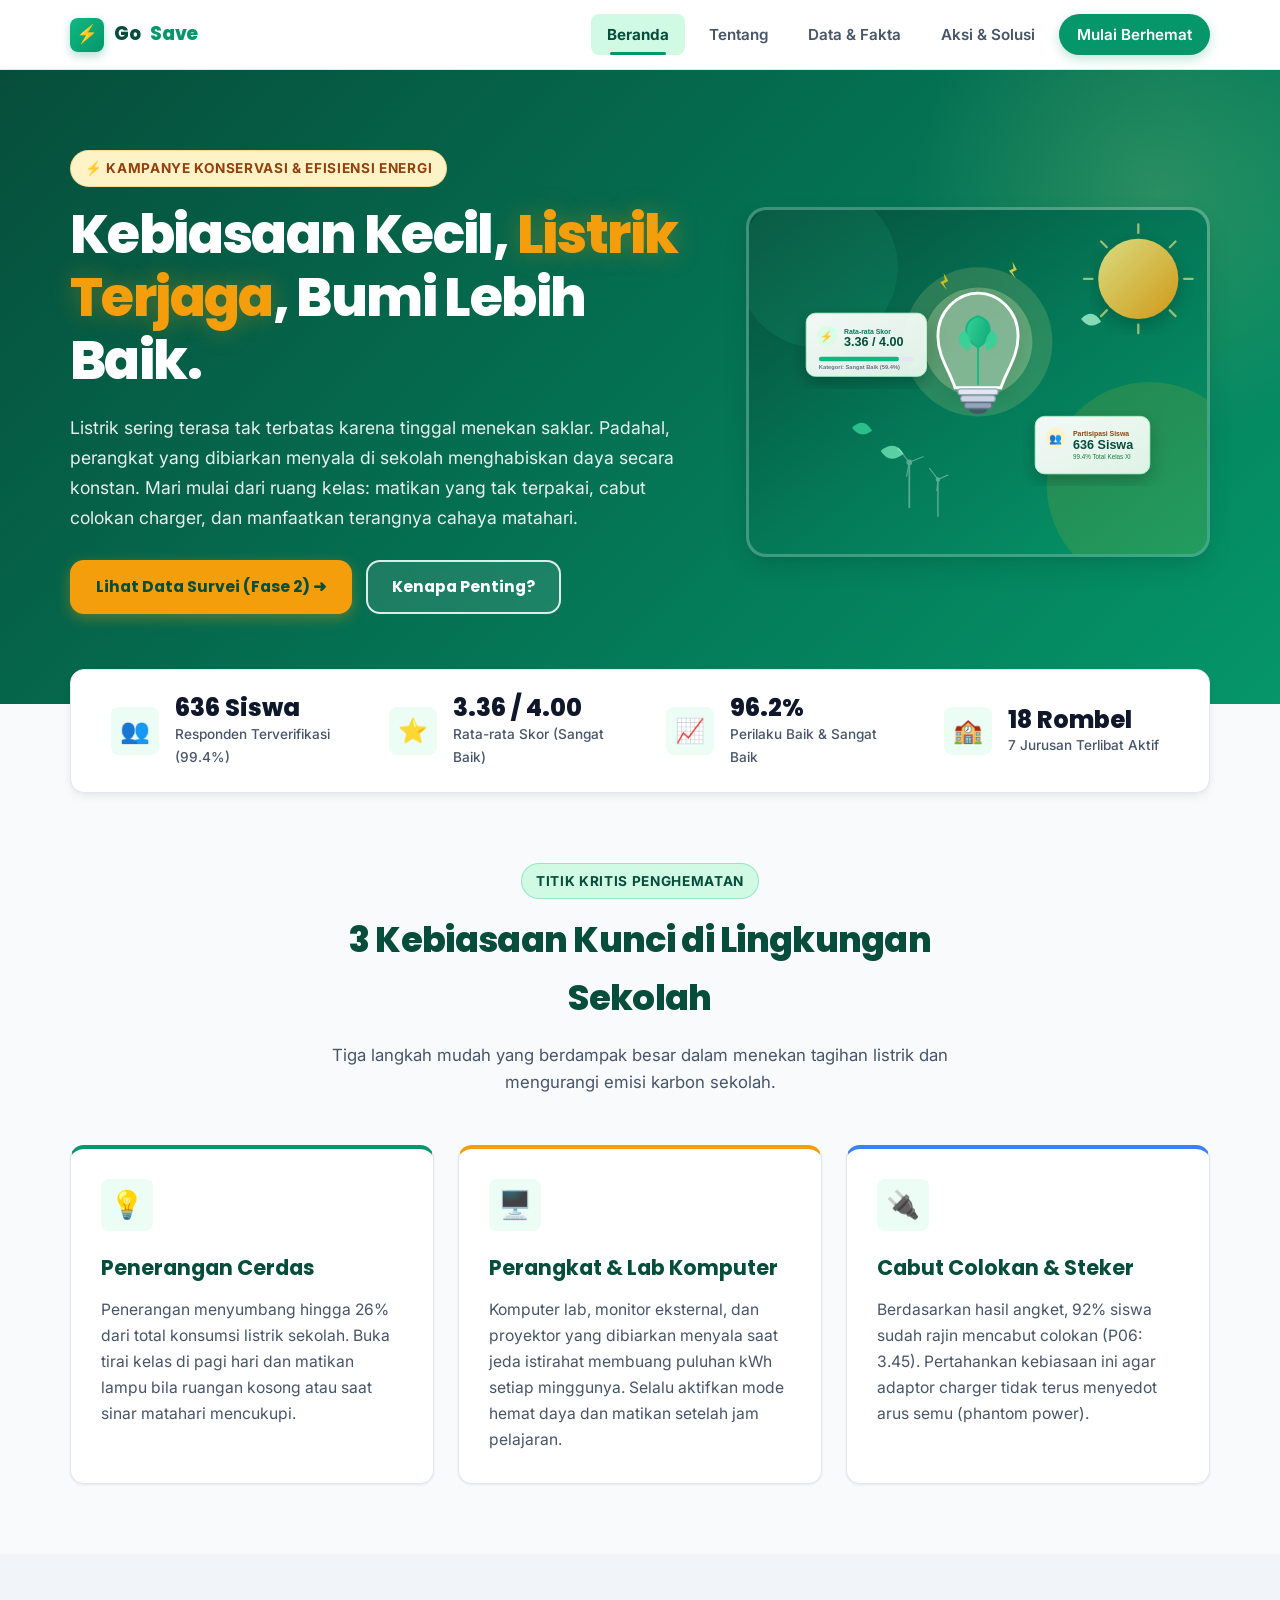
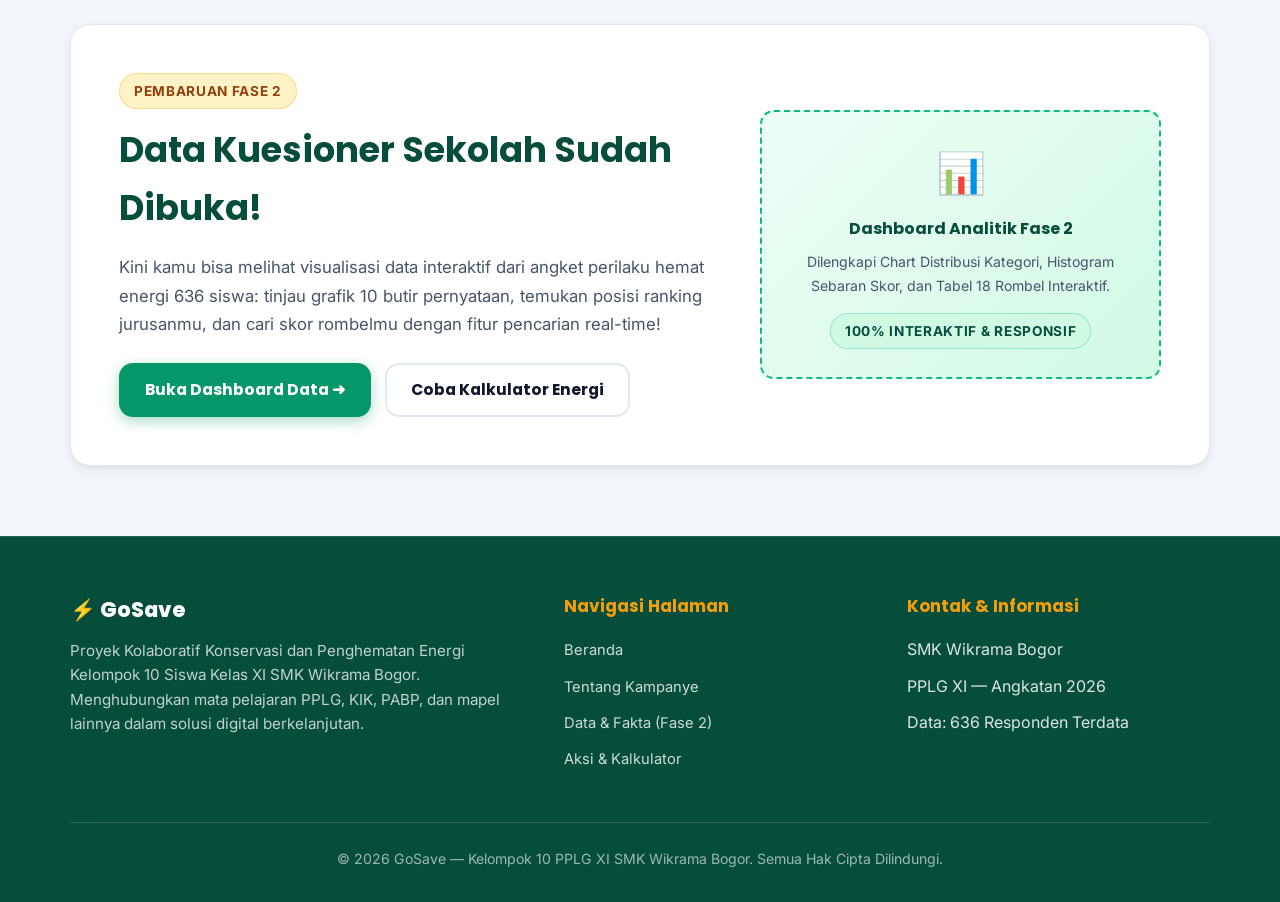
<file: index.html>
<!DOCTYPE html>
<html lang="id">
<head>
  <meta charset="UTF-8" />
  <meta name="viewport" content="width=device-width, initial-scale=1.0" />
  <title>GoSave | Kampanye Konservasi & Efisiensi Energi</title>
  <link rel="stylesheet" href="css/style.css" />
  <link rel="preconnect" href="https://fonts.googleapis.com" />
  <link rel="preconnect" href="https://fonts.gstatic.com" crossorigin />
  <link href="https://fonts.googleapis.com/css2?family=Poppins:wght@600;700;800&family=Inter:wght@400;500;600;700&display=swap" rel="stylesheet" />
</head>
<body>
  <!-- Navbar -->
  <header class="navbar">
    <div class="container navbar-inner">
      <a href="index.html" class="logo">
        <span class="logo-badge">⚡</span>
        Go<span>Save</span>
      </a>

      <button class="menu-toggle" id="menuToggle" aria-label="Buka navigasi" aria-expanded="false">☰</button>

      <nav class="nav-menu" id="navMenu">
        <a href="index.html" class="active">Beranda</a>
        <a href="tentang.html">Tentang</a>
        <a href="data.html">Data & Fakta</a>
        <a href="aksi.html">Aksi & Solusi</a>
        <a href="aksi.html" class="nav-cta">Mulai Berhemat</a>
      </nav>
    </div>
  </header>

  <main>
    <!-- Hero Section -->
    <section class="hero">
      <div class="container hero-inner">
        <div class="hero-text">
          <span class="badge badge-yellow">⚡ Kampanye Konservasi & Efisiensi Energi</span>
          <h1>Kebiasaan Kecil, <span>Listrik Terjaga</span>, Bumi Lebih Baik.</h1>
          <p>
            Listrik sering terasa tak terbatas karena tinggal menekan saklar. Padahal, perangkat yang dibiarkan menyala di sekolah menghabiskan daya secara konstan. Mari mulai dari ruang kelas: matikan yang tak terpakai, cabut colokan charger, dan manfaatkan terangnya cahaya matahari.
          </p>
          <div class="hero-buttons">
            <a href="data.html" class="btn btn-primary">Lihat Data Survei (Fase 2) ➜</a>
            <a href="tentang.html" class="btn btn-outline">Kenapa Penting?</a>
          </div>
        </div>

        <div class="hero-image">
          <img src="assets/hero-energy.svg" alt="Ilustrasi Kampanye Kelas Hemat Energi Siswa" />
        </div>
      </div>
    </section>

    <!-- Quick Stats Bar (Data Real dari Kuesioner) -->
    <div class="container">
      <div class="quick-stats-bar">
        <div class="quick-stats-grid">
          <div class="quick-stat-item">
            <div class="quick-stat-icon">👥</div>
            <div class="quick-stat-data">
              <div class="val">636 Siswa</div>
              <div class="lbl">Responden Terverifikasi (99.4%)</div>
            </div>
          </div>

          <div class="quick-stat-item">
            <div class="quick-stat-icon">⭐</div>
            <div class="quick-stat-data">
              <div class="val">3.36 / 4.00</div>
              <div class="lbl">Rata-rata Skor (Sangat Baik)</div>
            </div>
          </div>

          <div class="quick-stat-item">
            <div class="quick-stat-icon">📈</div>
            <div class="quick-stat-data">
              <div class="val">96.2%</div>
              <div class="lbl">Perilaku Baik & Sangat Baik</div>
            </div>
          </div>

          <div class="quick-stat-item">
            <div class="quick-stat-icon">🏫</div>
            <div class="quick-stat-data">
              <div class="val">18 Rombel</div>
              <div class="lbl">7 Jurusan Terlibat Aktif</div>
            </div>
          </div>
        </div>
      </div>
    </div>

    <!-- 3 Pilar Fokus Section -->
    <section class="section">
      <div class="container">
        <div class="section-header">
          <span class="badge badge-green">Titik Kritis Penghematan</span>
          <h2>3 Kebiasaan Kunci di Lingkungan Sekolah</h2>
          <p>Tiga langkah mudah yang berdampak besar dalam menekan tagihan listrik dan mengurangi emisi karbon sekolah.</p>
        </div>

        <div class="cards-grid">
          <div class="card card-top-accent">
            <div class="card-icon">💡</div>
            <h3>Penerangan Cerdas</h3>
            <p>
              Penerangan menyumbang hingga 26% dari total konsumsi listrik sekolah. Buka tirai kelas di pagi hari dan matikan lampu bila ruangan kosong atau saat sinar matahari mencukupi.
            </p>
          </div>

          <div class="card card-top-accent accent-yellow">
            <div class="card-icon">🖥️</div>
            <h3>Perangkat & Lab Komputer</h3>
            <p>
              Komputer lab, monitor eksternal, dan proyektor yang dibiarkan menyala saat jeda istirahat membuang puluhan kWh setiap minggunya. Selalu aktifkan mode hemat daya dan matikan setelah jam pelajaran.
            </p>
          </div>

          <div class="card card-top-accent accent-blue">
            <div class="card-icon">🔌</div>
            <h3>Cabut Colokan & Steker</h3>
            <p>
              Berdasarkan hasil angket, 92% siswa sudah rajin mencabut colokan (P06: 3.45). Pertahankan kebiasaan ini agar adaptor charger tidak terus menyedot arus semu (phantom power).
            </p>
          </div>
        </div>
      </div>
    </section>

    <!-- Teaser Hasil Survei Data Fase 2 -->
    <section class="section section-alt">
      <div class="container">
        <div style="background: var(--bg-card); border-radius: var(--radius-lg); padding: 48px; border: 1px solid var(--border); box-shadow: var(--shadow-md); display: grid; grid-template-columns: 1.2fr 0.8fr; gap: 40px; align-items: center;">
          <div>
            <span class="badge badge-yellow" style="margin-bottom: 12px;">Pembaruan Fase 2</span>
            <h2 style="font-family: var(--font-heading); font-size: 2.2rem; color: var(--primary-dark); margin-bottom: 16px;">
              Data Kuesioner Sekolah Sudah Dibuka!
            </h2>
            <p style="color: var(--text-muted); font-size: 1.05rem; line-height: 1.7; margin-bottom: 24px;">
              Kini kamu bisa melihat visualisasi data interaktif dari angket perilaku hemat energi 636 siswa: tinjau grafik 10 butir pernyataan, temukan posisi ranking jurusanmu, dan cari skor rombelmu dengan fitur pencarian real-time!
            </p>
            <div style="display: flex; gap: 14px; flex-wrap: wrap;">
              <a href="data.html" class="btn btn-secondary">Buka Dashboard Data ➜</a>
              <a href="aksi.html" class="btn btn-outline-dark">Coba Kalkulator Energi</a>
            </div>
          </div>

          <div style="background: linear-gradient(135deg, #ecfdf5, #d1fae5); border: 2px dashed #10b981; border-radius: var(--radius-md); padding: 28px; text-align: center;">
            <div style="font-size: 2.5rem; margin-bottom: 10px;">📊</div>
            <h4 style="font-family: var(--font-heading); color: var(--primary-dark); margin-bottom: 8px;">Dashboard Analitik Fase 2</h4>
            <p style="font-size: 0.88rem; color: var(--text-muted); margin-bottom: 16px;">
              Dilengkapi Chart Distribusi Kategori, Histogram Sebaran Skor, dan Tabel 18 Rombel Interaktif.
            </p>
            <span class="badge badge-green">100% Interaktif & Responsif</span>
          </div>
        </div>
      </div>
    </section>
  </main>

  <!-- Footer -->
  <footer class="footer">
    <div class="container">
      <div class="footer-grid">
        <div class="footer-brand">
          <h3>⚡ GoSave</h3>
          <p>
            Proyek Kolaboratif Konservasi dan Penghematan Energi Kelompok 10 Siswa Kelas XI SMK Wikrama Bogor.
            Menghubungkan mata pelajaran PPLG, KIK, PABP, dan mapel lainnya dalam solusi digital berkelanjutan.
          </p>
        </div>

        <div class="footer-links">
          <h4>Navigasi Halaman</h4>
          <ul>
            <li><a href="index.html">Beranda</a></li>
            <li><a href="tentang.html">Tentang Kampanye</a></li>
            <li><a href="data.html">Data & Fakta (Fase 2)</a></li>
            <li><a href="aksi.html">Aksi & Kalkulator</a></li>
          </ul>
        </div>

        <div class="footer-links">
          <h4>Kontak & Informasi</h4>
          <ul>
            <li><span style="opacity: 0.85;">SMK Wikrama Bogor</span></li>
            <li><span style="opacity: 0.85;">PPLG XI — Angkatan 2026</span></li>
            <li><span style="opacity: 0.85;">Data: 636 Responden Terdata</span></li>
          </ul>
        </div>
      </div>

      <div class="footer-bottom">
        <p>&copy; 2026 GoSave — Kelompok 10 PPLG XI SMK Wikrama Bogor. Semua Hak Cipta Dilindungi.</p>
      </div>
    </div>
  </footer>

  <script src="js/script.js"></script>
</body>
</html>
</file>
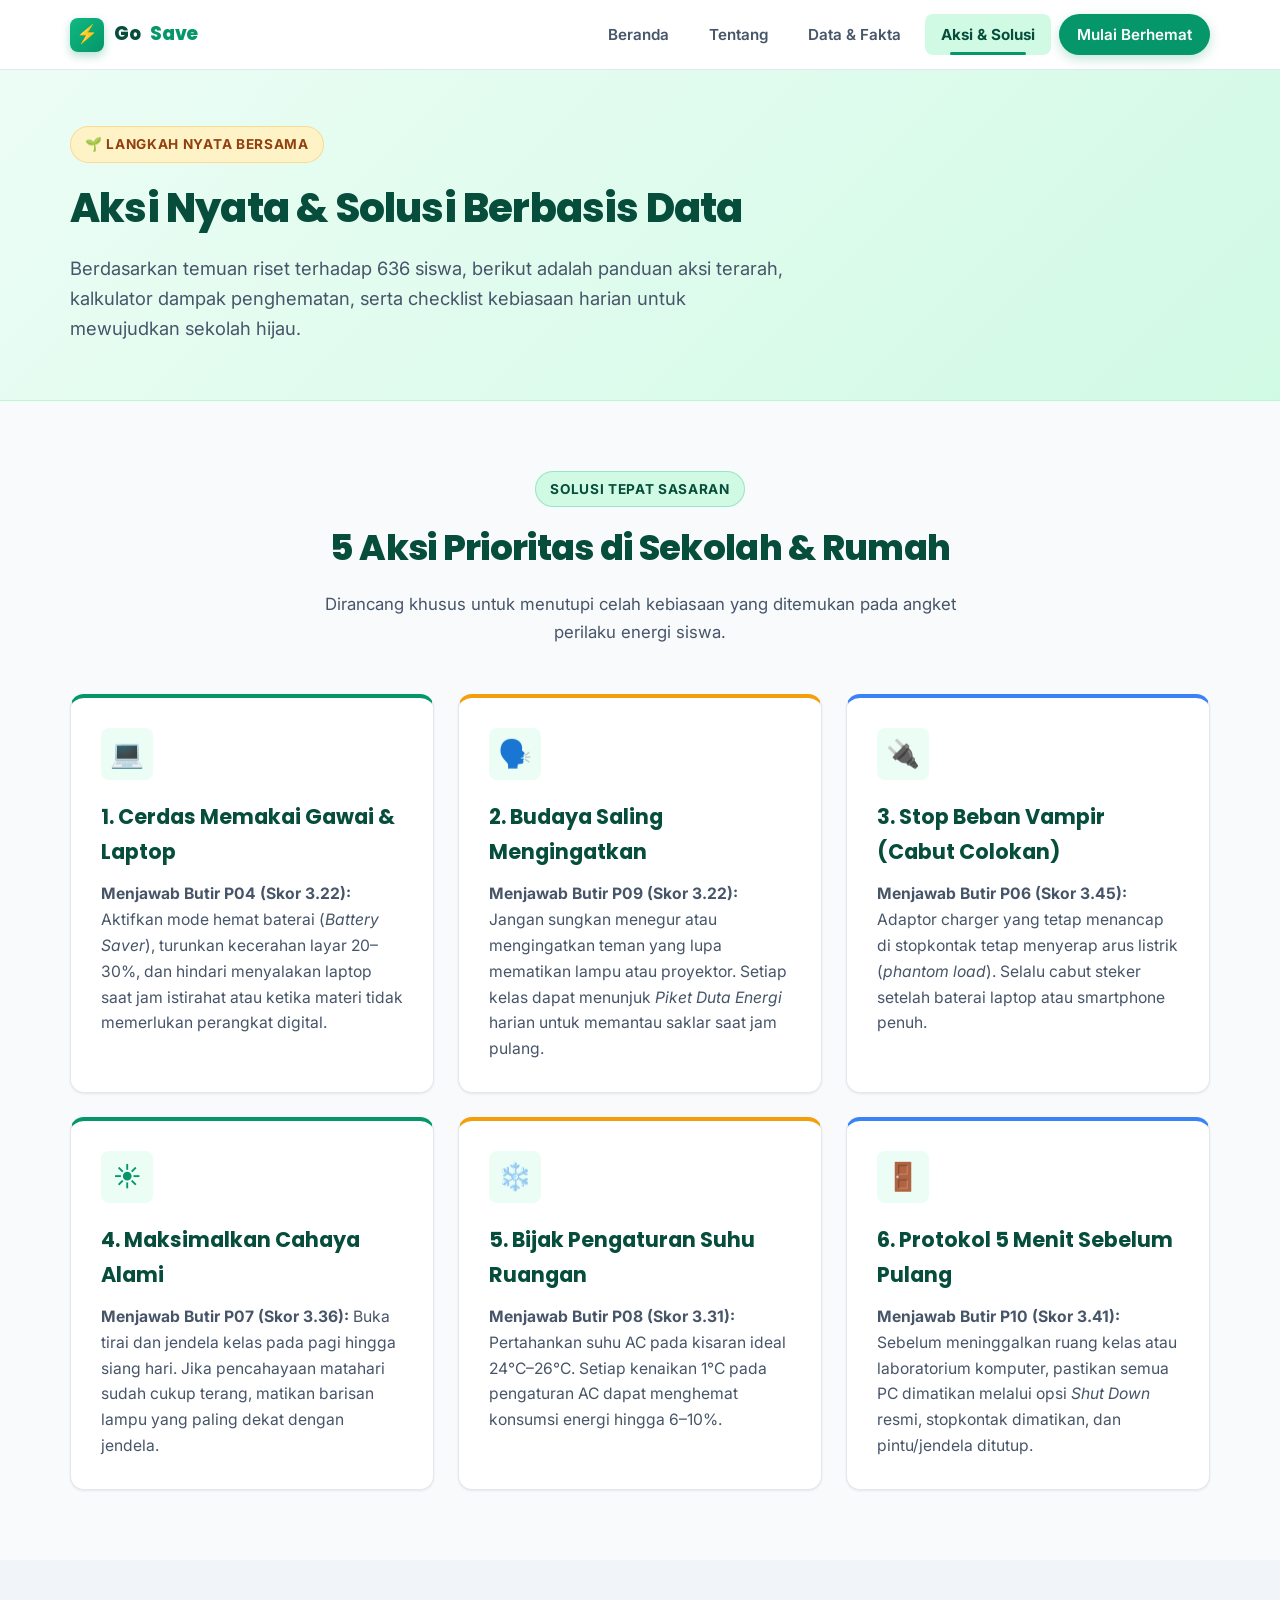
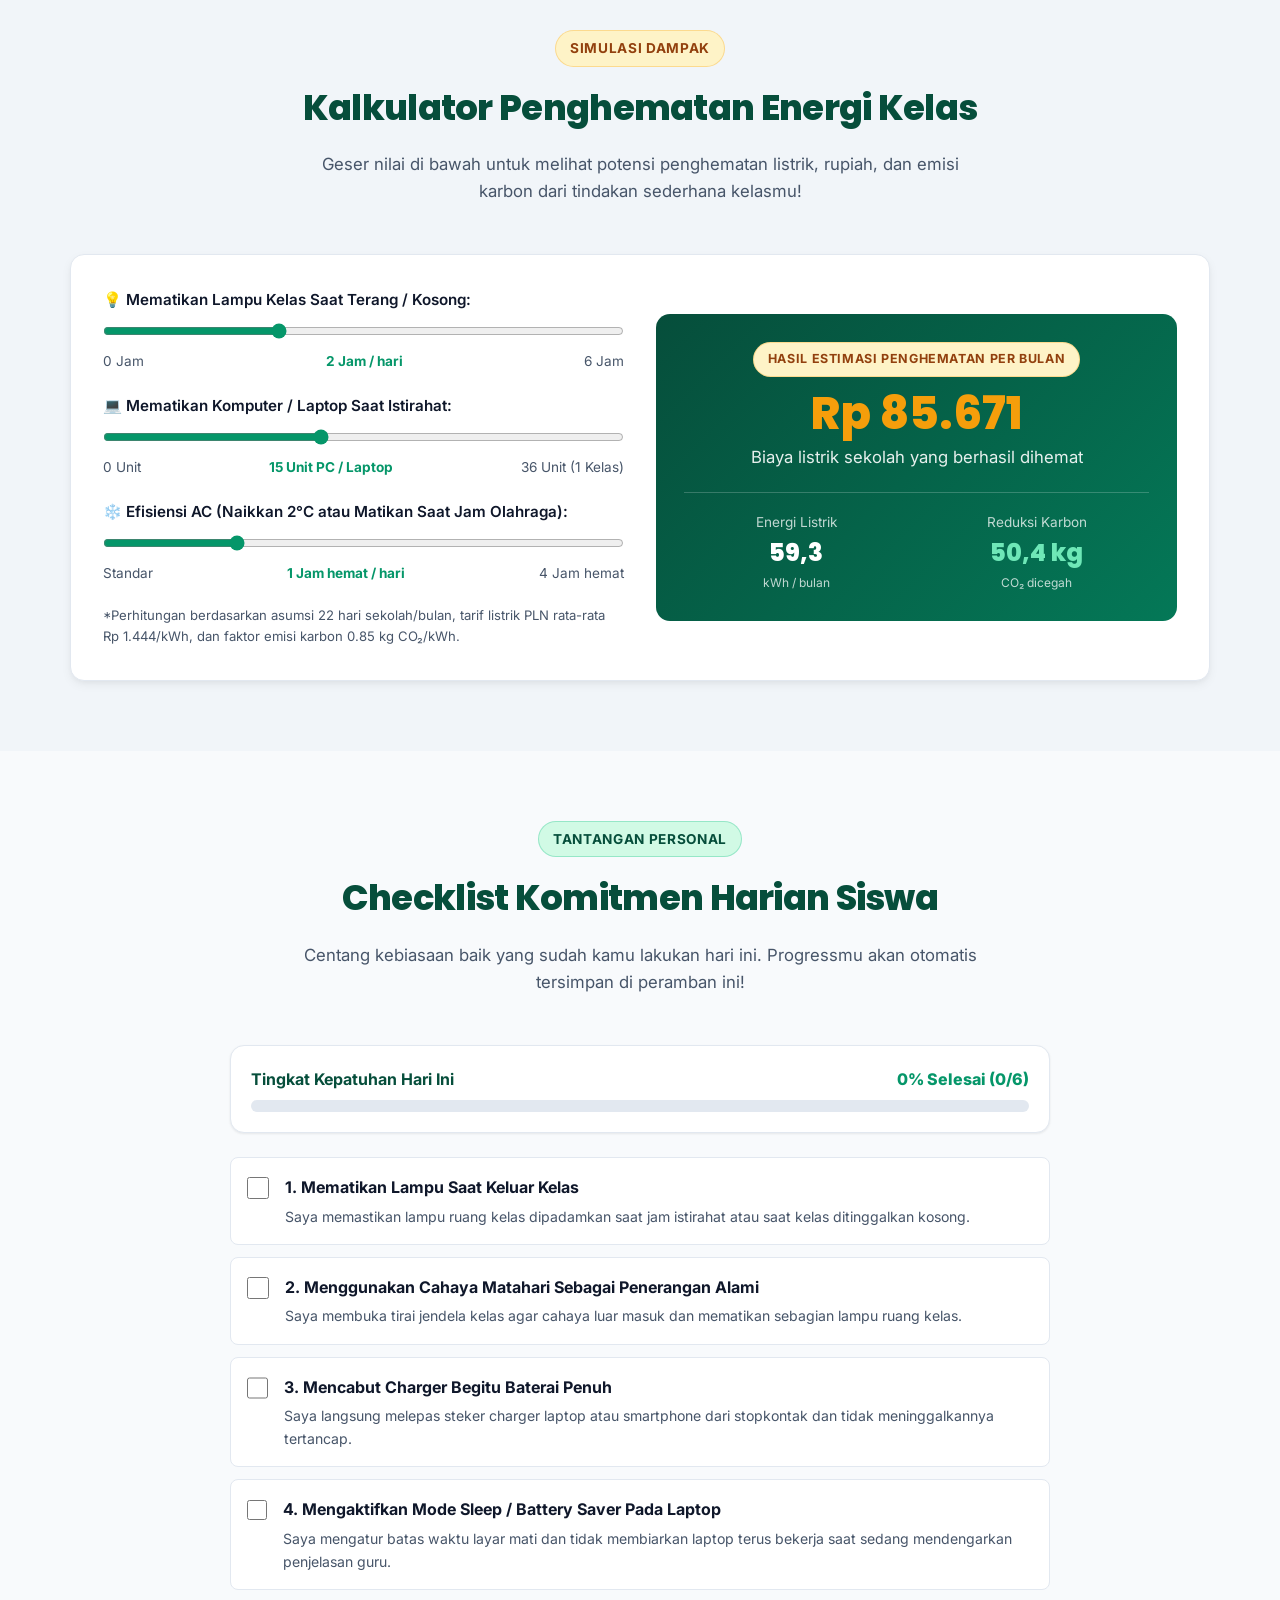
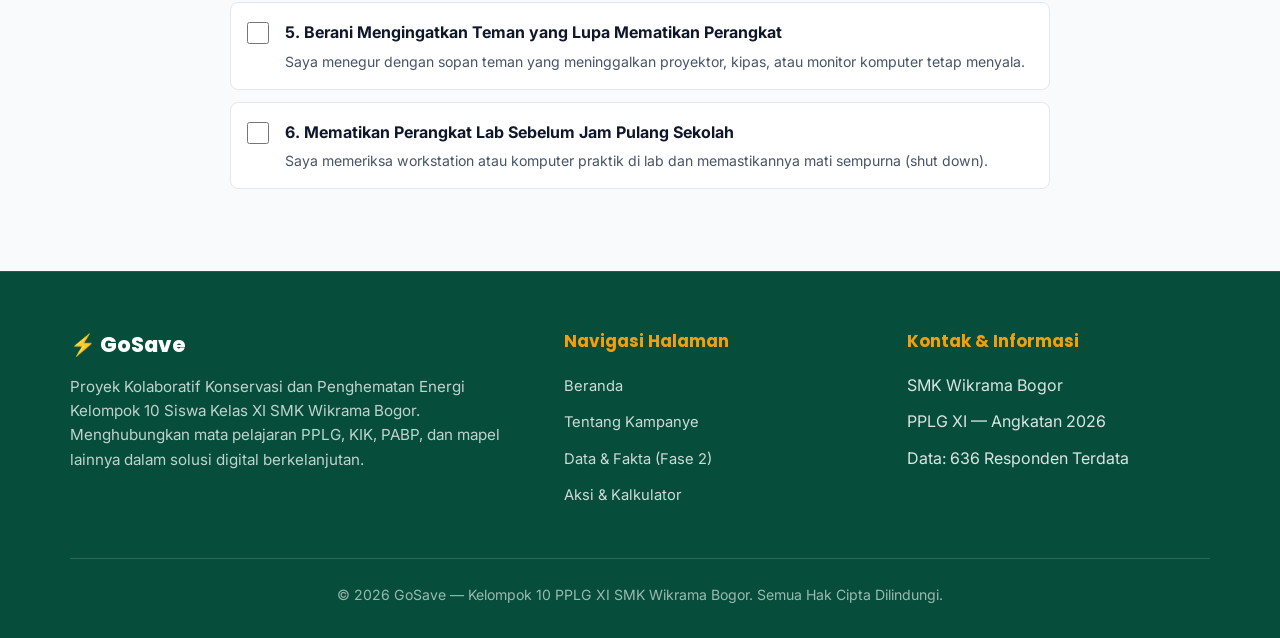
<file: aksi.html>
<!DOCTYPE html>
<html lang="id">
<head>
  <meta charset="UTF-8" />
  <meta name="viewport" content="width=device-width, initial-scale=1.0" />
  <title>Aksi & Solusi Nyata | GoSave</title>
  <link rel="stylesheet" href="css/style.css" />
  <link rel="preconnect" href="https://fonts.googleapis.com" />
  <link rel="preconnect" href="https://fonts.gstatic.com" crossorigin />
  <link href="https://fonts.googleapis.com/css2?family=Poppins:wght@600;700;800&family=Inter:wght@400;500;600;700&display=swap" rel="stylesheet" />
</head>
<body>
  <!-- Header / Navbar -->
  <header class="navbar">
    <div class="container navbar-inner">
      <a href="index.html" class="logo">
        <span class="logo-badge">⚡</span>
        Go<span>Save</span>
      </a>

      <button class="menu-toggle" id="menuToggle" aria-label="Buka navigasi" aria-expanded="false">☰</button>

      <nav class="nav-menu" id="navMenu">
        <a href="index.html">Beranda</a>
        <a href="tentang.html">Tentang</a>
        <a href="data.html">Data & Fakta</a>
        <a href="aksi.html" class="active">Aksi & Solusi</a>
        <a href="aksi.html" class="nav-cta">Mulai Berhemat</a>
      </nav>
    </div>
  </header>

  <main>
    <!-- Page Header -->
    <section class="page-header">
      <div class="container">
        <span class="badge badge-yellow" style="margin-bottom: 12px;">🌱 Langkah Nyata Bersama</span>
        <h1>Aksi Nyata & Solusi Berbasis Data</h1>
        <p>
          Berdasarkan temuan riset terhadap 636 siswa, berikut adalah panduan aksi terarah, kalkulator dampak penghematan, serta checklist kebiasaan harian untuk mewujudkan sekolah hijau.
        </p>
      </div>
    </section>

    <!-- Section 1: Rekomendasi Terarah Berbasis Data -->
    <section class="section">
      <div class="container">
        <div class="section-header">
          <span class="badge badge-green">Solusi Tepat Sasaran</span>
          <h2>5 Aksi Prioritas di Sekolah & Rumah</h2>
          <p>Dirancang khusus untuk menutupi celah kebiasaan yang ditemukan pada angket perilaku energi siswa.</p>
        </div>

        <div class="cards-grid">
          <!-- Card 1 (Fokus P04) -->
          <div class="card card-top-accent">
            <div class="card-icon">💻</div>
            <h3>1. Cerdas Memakai Gawai & Laptop</h3>
            <p>
              <strong>Menjawab Butir P04 (Skor 3.22):</strong> Aktifkan mode hemat baterai (<em>Battery Saver</em>), turunkan kecerahan layar 20–30%, dan hindari menyalakan laptop saat jam istirahat atau ketika materi tidak memerlukan perangkat digital.
            </p>
          </div>

          <!-- Card 2 (Fokus P09) -->
          <div class="card card-top-accent accent-yellow">
            <div class="card-icon">🗣️</div>
            <h3>2. Budaya Saling Mengingatkan</h3>
            <p>
              <strong>Menjawab Butir P09 (Skor 3.22):</strong> Jangan sungkan menegur atau mengingatkan teman yang lupa mematikan lampu atau proyektor. Setiap kelas dapat menunjuk <em>Piket Duta Energi</em> harian untuk memantau saklar saat jam pulang.
            </p>
          </div>

          <!-- Card 3 (Fokus P06) -->
          <div class="card card-top-accent accent-blue">
            <div class="card-icon">🔌</div>
            <h3>3. Stop Beban Vampir (Cabut Colokan)</h3>
            <p>
              <strong>Menjawab Butir P06 (Skor 3.45):</strong> Adaptor charger yang tetap menancap di stopkontak tetap menyerap arus listrik (<em>phantom load</em>). Selalu cabut steker setelah baterai laptop atau smartphone penuh.
            </p>
          </div>

          <!-- Card 4 (Fokus P07 & P03) -->
          <div class="card card-top-accent">
            <div class="card-icon">☀️</div>
            <h3>4. Maksimalkan Cahaya Alami</h3>
            <p>
              <strong>Menjawab Butir P07 (Skor 3.36):</strong> Buka tirai dan jendela kelas pada pagi hingga siang hari. Jika pencahayaan matahari sudah cukup terang, matikan barisan lampu yang paling dekat dengan jendela.
            </p>
          </div>

          <!-- Card 5 (Fokus P08) -->
          <div class="card card-top-accent accent-yellow">
            <div class="card-icon">❄️</div>
            <h3>5. Bijak Pengaturan Suhu Ruangan</h3>
            <p>
              <strong>Menjawab Butir P08 (Skor 3.31):</strong> Pertahankan suhu AC pada kisaran ideal 24°C–26°C. Setiap kenaikan 1°C pada pengaturan AC dapat menghemat konsumsi energi hingga 6–10%.
            </p>
          </div>

          <!-- Card 6 (Fokus P10 & Lab) -->
          <div class="card card-top-accent accent-blue">
            <div class="card-icon">🚪</div>
            <h3>6. Protokol 5 Menit Sebelum Pulang</h3>
            <p>
              <strong>Menjawab Butir P10 (Skor 3.41):</strong> Sebelum meninggalkan ruang kelas atau laboratorium komputer, pastikan semua PC dimatikan melalui opsi <em>Shut Down</em> resmi, stopkontak dimatikan, dan pintu/jendela ditutup.
            </p>
          </div>
        </div>
      </div>
    </section>

    <!-- Section 2: Interactive Energy Calculator -->
    <section class="section section-alt">
      <div class="container">
        <div class="section-header">
          <span class="badge badge-yellow">Simulasi Dampak</span>
          <h2>Kalkulator Penghematan Energi Kelas</h2>
          <p>Geser nilai di bawah untuk melihat potensi penghematan listrik, rupiah, dan emisi karbon dari tindakan sederhana kelasmu!</p>
        </div>

        <div class="calc-card">
          <div class="calc-grid">
            <!-- Controls Column -->
            <div>
              <div class="calc-input-group">
                <label for="calcLampu">
                  💡 Mematikan Lampu Kelas Saat Terang / Kosong:
                </label>
                <input type="range" id="calcLampu" min="0" max="6" value="2" step="1" />
                <div class="calc-range-val">
                  <span>0 Jam</span>
                  <span id="valLampu" class="font-bold" style="color: var(--primary);">2 Jam / hari</span>
                  <span>6 Jam</span>
                </div>
              </div>

              <div class="calc-input-group">
                <label for="calcPC">
                  💻 Mematikan Komputer / Laptop Saat Istirahat:
                </label>
                <input type="range" id="calcPC" min="0" max="36" value="15" step="1" />
                <div class="calc-range-val">
                  <span>0 Unit</span>
                  <span id="valPC" class="font-bold" style="color: var(--primary);">15 Unit PC / Laptop</span>
                  <span>36 Unit (1 Kelas)</span>
                </div>
              </div>

              <div class="calc-input-group">
                <label for="calcAC">
                  ❄️ Efisiensi AC (Naikkan 2°C atau Matikan Saat Jam Olahraga):
                </label>
                <input type="range" id="calcAC" min="0" max="4" value="1" step="1" />
                <div class="calc-range-val">
                  <span>Standar</span>
                  <span id="valAC" class="font-bold" style="color: var(--primary);">1 Jam hemat / hari</span>
                  <span>4 Jam hemat</span>
                </div>
              </div>

              <p style="font-size: 0.82rem; color: var(--text-muted); margin-top: 14px;">
                *Perhitungan berdasarkan asumsi 22 hari sekolah/bulan, tarif listrik PLN rata-rata Rp 1.444/kWh, dan faktor emisi karbon 0.85 kg CO₂/kWh.
              </p>
            </div>

            <!-- Result Box -->
            <div class="calc-result-box">
              <span class="badge badge-yellow" style="font-size: 0.78rem;">Hasil Estimasi Penghematan Per Bulan</span>
              <div class="big-val" id="resRupiah">Rp 120.000</div>
              <p style="color: rgba(255,255,255,0.9); font-size: 1.05rem; margin-bottom: 20px;">Biaya listrik sekolah yang berhasil dihemat</p>

              <div style="display: grid; grid-template-columns: 1fr 1fr; gap: 16px; border-top: 1px solid rgba(255,255,255,0.2); padding-top: 18px;">
                <div>
                  <div style="font-size: 0.85rem; color: rgba(255,255,255,0.75);">Energi Listrik</div>
                  <div id="resKwh" style="font-family: var(--font-heading); font-size: 1.5rem; font-weight: 800; color: #fff;">83.1</div>
                  <div style="font-size: 0.75rem; color: rgba(255,255,255,0.75);">kWh / bulan</div>
                </div>
                <div>
                  <div style="font-size: 0.85rem; color: rgba(255,255,255,0.75);">Reduksi Karbon</div>
                  <div id="resCo2" style="font-family: var(--font-heading); font-size: 1.5rem; font-weight: 800; color: #6ee7b7;">70.6 kg</div>
                  <div style="font-size: 0.75rem; color: rgba(255,255,255,0.75);">CO₂ dicegah</div>
                </div>
              </div>
            </div>
          </div>
        </div>
      </div>
    </section>

    <!-- Section 3: Interactive Checklist Harian -->
    <section class="section">
      <div class="container" style="max-width: 820px;">
        <div class="section-header">
          <span class="badge badge-green">Tantangan Personal</span>
          <h2>Checklist Komitmen Harian Siswa</h2>
          <p>Centang kebiasaan baik yang sudah kamu lakukan hari ini. Progressmu akan otomatis tersimpan di peramban ini!</p>
        </div>

        <!-- Progress Tracker Bar -->
        <div style="background: var(--bg-card); padding: 20px; border-radius: var(--radius-md); border: 1px solid var(--border); box-shadow: var(--shadow-sm); margin-bottom: 24px;">
          <div style="display: flex; justify-content: space-between; align-items: center; margin-bottom: 8px;">
            <span style="font-weight: 700; color: var(--primary-dark);">Tingkat Kepatuhan Hari Ini</span>
            <span id="checklistPercent" style="font-weight: 800; color: var(--primary);">0% Selesai (0/6)</span>
          </div>
          <div style="background: #e2e8f0; height: 12px; border-radius: 999px; overflow: hidden;">
            <div id="checklistProgress" style="background: linear-gradient(90deg, #10b981, #059669); height: 100%; width: 0%; transition: width 0.4s ease;"></div>
          </div>
        </div>

        <!-- Checklist List -->
        <div class="checklist-item">
          <input type="checkbox" id="chk1" aria-label="Checklist 1" />
          <div class="checklist-text">
            <h4>1. Mematikan Lampu Saat Keluar Kelas</h4>
            <p>Saya memastikan lampu ruang kelas dipadamkan saat jam istirahat atau saat kelas ditinggalkan kosong.</p>
          </div>
        </div>

        <div class="checklist-item">
          <input type="checkbox" id="chk2" aria-label="Checklist 2" />
          <div class="checklist-text">
            <h4>2. Menggunakan Cahaya Matahari Sebagai Penerangan Alami</h4>
            <p>Saya membuka tirai jendela kelas agar cahaya luar masuk dan mematikan sebagian lampu ruang kelas.</p>
          </div>
        </div>

        <div class="checklist-item">
          <input type="checkbox" id="chk3" aria-label="Checklist 3" />
          <div class="checklist-text">
            <h4>3. Mencabut Charger Begitu Baterai Penuh</h4>
            <p>Saya langsung melepas steker charger laptop atau smartphone dari stopkontak dan tidak meninggalkannya tertancap.</p>
          </div>
        </div>

        <div class="checklist-item">
          <input type="checkbox" id="chk4" aria-label="Checklist 4" />
          <div class="checklist-text">
            <h4>4. Mengaktifkan Mode Sleep / Battery Saver Pada Laptop</h4>
            <p>Saya mengatur batas waktu layar mati dan tidak membiarkan laptop terus bekerja saat sedang mendengarkan penjelasan guru.</p>
          </div>
        </div>

        <div class="checklist-item">
          <input type="checkbox" id="chk5" aria-label="Checklist 5" />
          <div class="checklist-text">
            <h4>5. Berani Mengingatkan Teman yang Lupa Mematikan Perangkat</h4>
            <p>Saya menegur dengan sopan teman yang meninggalkan proyektor, kipas, atau monitor komputer tetap menyala.</p>
          </div>
        </div>

        <div class="checklist-item">
          <input type="checkbox" id="chk6" aria-label="Checklist 6" />
          <div class="checklist-text">
            <h4>6. Mematikan Perangkat Lab Sebelum Jam Pulang Sekolah</h4>
            <p>Saya memeriksa workstation atau komputer praktik di lab dan memastikannya mati sempurna (shut down).</p>
          </div>
        </div>
      </div>
    </section>
  </main>

  <!-- Footer -->
  <footer class="footer">
    <div class="container">
      <div class="footer-grid">
        <div class="footer-brand">
          <h3>⚡ GoSave</h3>
          <p>
            Proyek Kolaboratif Konservasi dan Penghematan Energi Kelompok 10 Siswa Kelas XI SMK Wikrama Bogor.
            Menghubungkan mata pelajaran PPLG, KIK, PABP, dan mapel lainnya dalam solusi digital berkelanjutan.
          </p>
        </div>

        <div class="footer-links">
          <h4>Navigasi Halaman</h4>
          <ul>
            <li><a href="index.html">Beranda</a></li>
            <li><a href="tentang.html">Tentang Kampanye</a></li>
            <li><a href="data.html">Data & Fakta (Fase 2)</a></li>
            <li><a href="aksi.html">Aksi & Kalkulator</a></li>
          </ul>
        </div>

        <div class="footer-links">
          <h4>Kontak & Informasi</h4>
          <ul>
            <li><span style="opacity: 0.85;">SMK Wikrama Bogor</span></li>
            <li><span style="opacity: 0.85;">PPLG XI — Angkatan 2026</span></li>
            <li><span style="opacity: 0.85;">Data: 636 Responden Terdata</span></li>
          </ul>
        </div>
      </div>

      <div class="footer-bottom">
        <p>&copy; 2026 GoSave — Kelompok 10 PPLG XI SMK Wikrama Bogor. Semua Hak Cipta Dilindungi.</p>
      </div>
    </div>
  </footer>

  <!-- Scripts -->
  <script src="js/script.js"></script>
</body>
</html>
</file>
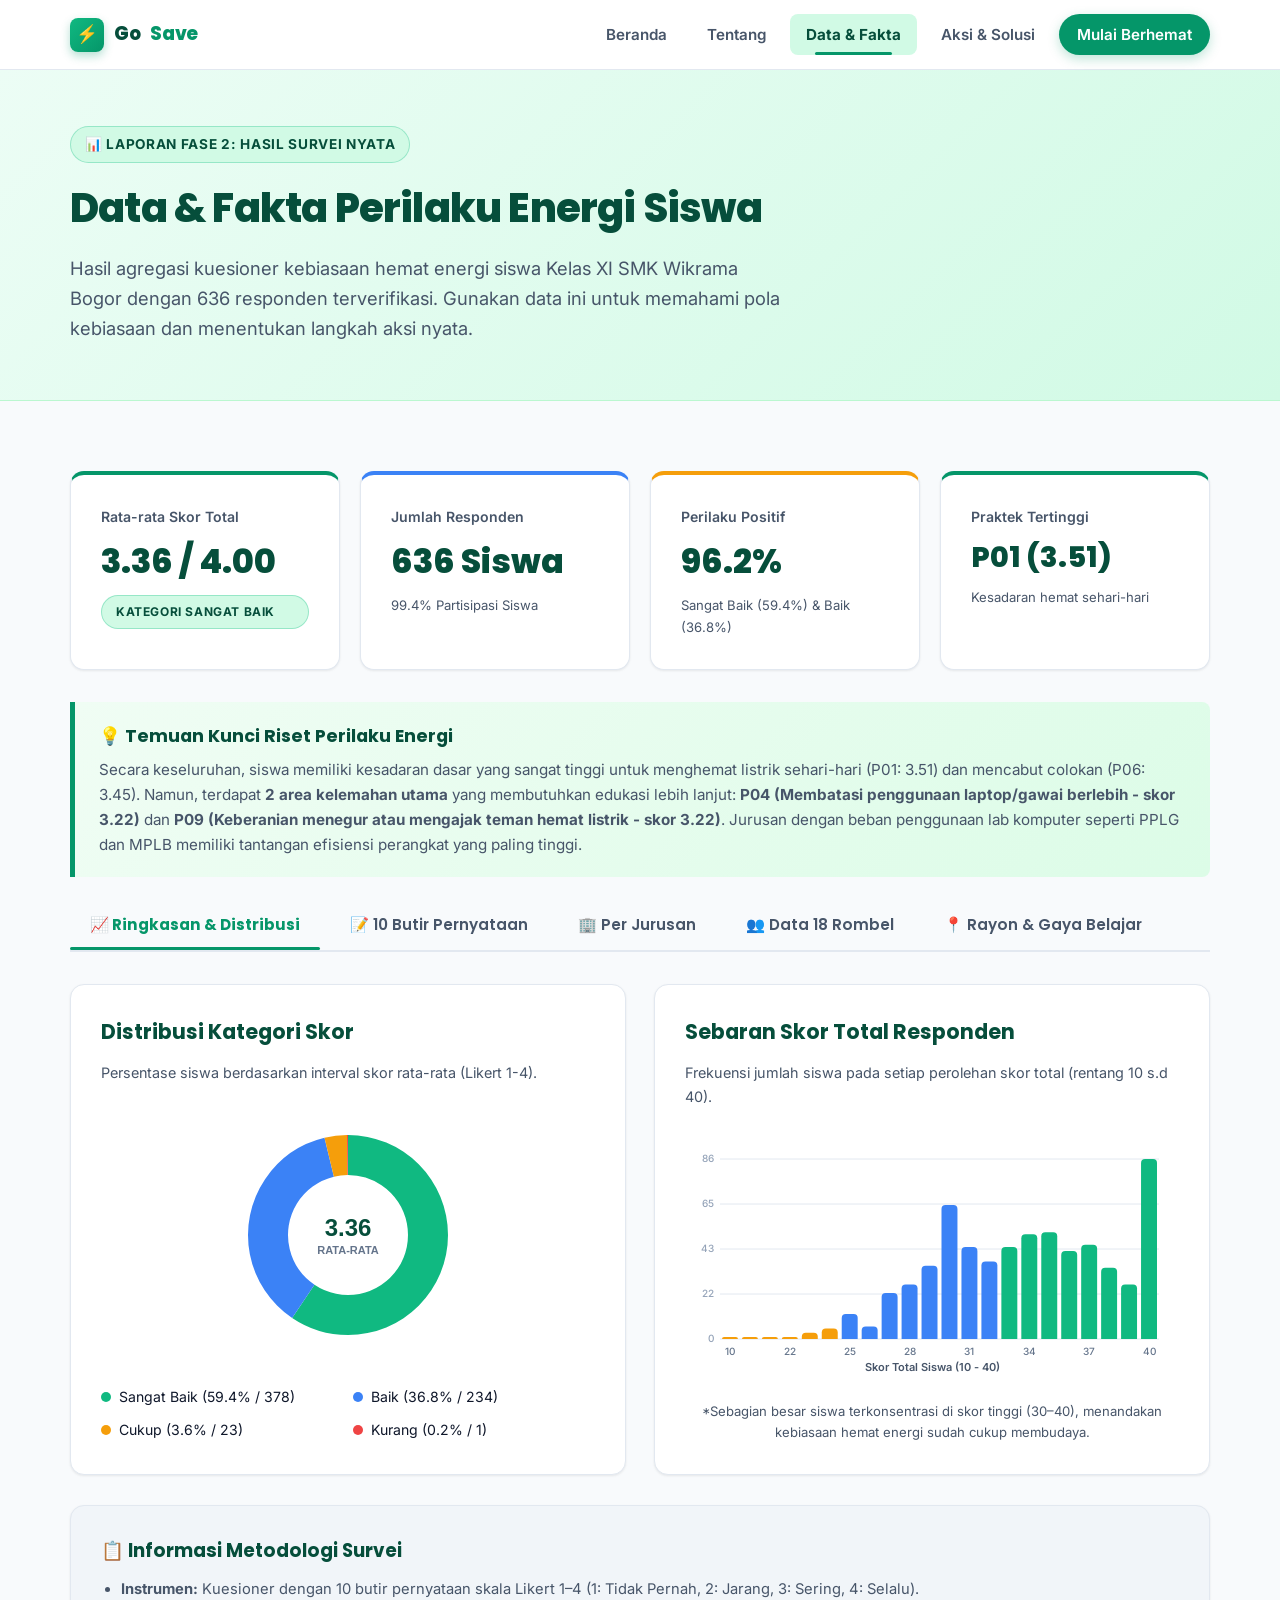
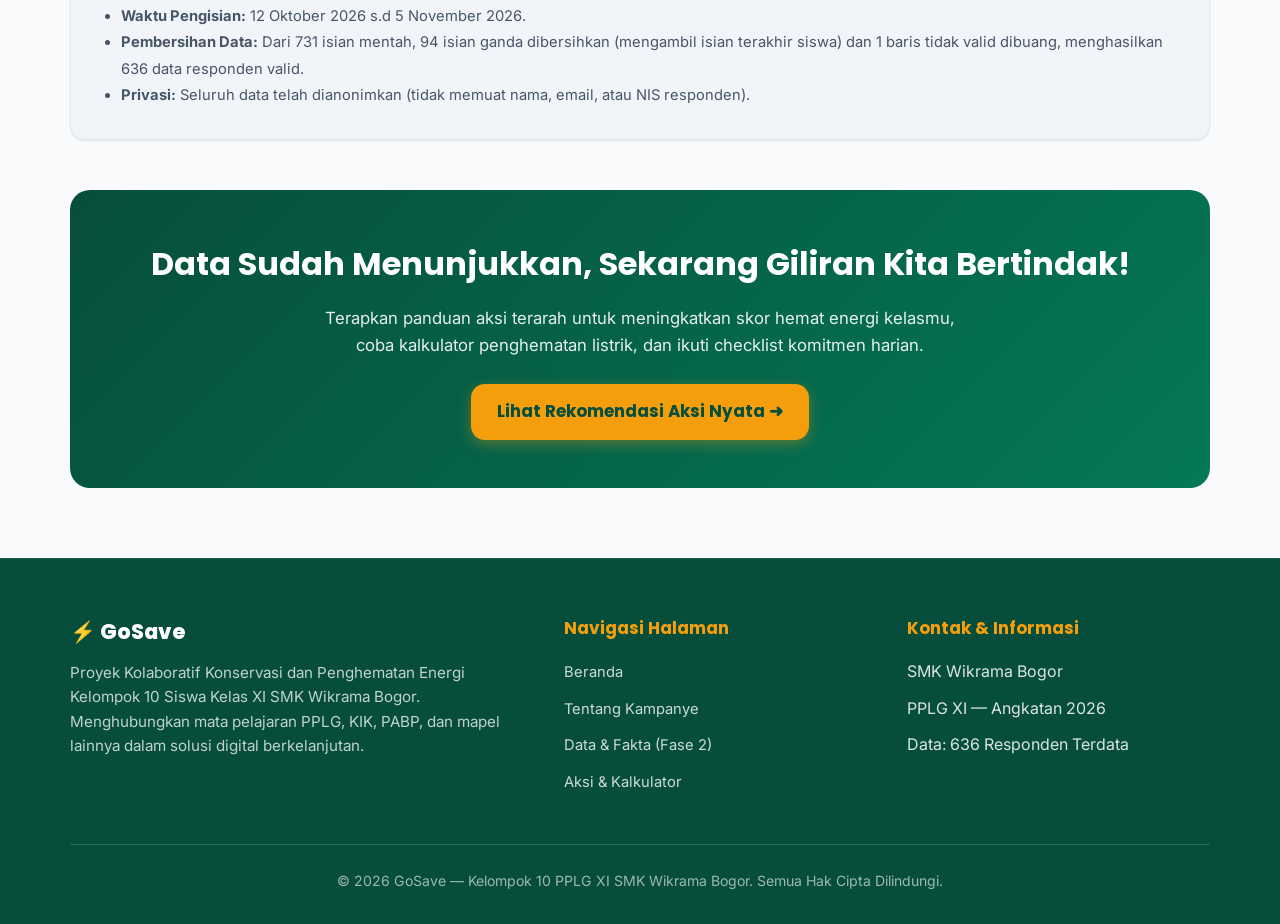
<file: data.html>
<!DOCTYPE html>
<html lang="id">
<head>
  <meta charset="UTF-8" />
  <meta name="viewport" content="width=device-width, initial-scale=1.0" />
  <title>Data & Fakta Perilaku Energi | GoSave</title>
  <link rel="stylesheet" href="css/style.css" />
  <link rel="preconnect" href="https://fonts.googleapis.com" />
  <link rel="preconnect" href="https://fonts.gstatic.com" crossorigin />
  <link href="https://fonts.googleapis.com/css2?family=Poppins:wght@600;700;800&family=Inter:wght@400;500;600;700&display=swap" rel="stylesheet" />
</head>
<body>
  <!-- Header / Navbar -->
  <header class="navbar">
    <div class="container navbar-inner">
      <a href="index.html" class="logo">
        <span class="logo-badge">⚡</span>
        Go<span>Save</span>
      </a>

      <button class="menu-toggle" id="menuToggle" aria-label="Buka navigasi" aria-expanded="false">☰</button>

      <nav class="nav-menu" id="navMenu">
        <a href="index.html">Beranda</a>
        <a href="tentang.html">Tentang</a>
        <a href="data.html" class="active">Data & Fakta</a>
        <a href="aksi.html">Aksi & Solusi</a>
        <a href="aksi.html" class="nav-cta">Mulai Berhemat</a>
      </nav>
    </div>
  </header>

  <main>
    <!-- Page Header -->
    <section class="page-header">
      <div class="container">
        <span class="badge badge-green" style="margin-bottom: 12px;">📊 Laporan Fase 2: Hasil Survei Nyata</span>
        <h1>Data & Fakta Perilaku Energi Siswa</h1>
        <p>
          Hasil agregasi kuesioner kebiasaan hemat energi siswa Kelas XI SMK Wikrama Bogor dengan 636 responden terverifikasi.
          Gunakan data ini untuk memahami pola kebiasaan dan menentukan langkah aksi nyata.
        </p>
      </div>
    </section>

    <!-- Main Content -->
    <section class="section">
      <div class="container">
        <!-- Quick KPI Stat Cards -->
        <div style="display: grid; grid-template-columns: repeat(auto-fit, minmax(230px, 1fr)); gap: 20px; margin-bottom: 32px;">
          <div class="card card-top-accent">
            <span class="text-muted" style="font-size: 0.88rem; font-weight: 600;">Rata-rata Skor Total</span>
            <div id="kpiRataRata" style="font-family: var(--font-heading); font-size: 2.1rem; font-weight: 800; color: var(--primary-dark); margin: 6px 0;">3.36 / 4.00</div>
            <span class="badge badge-green" style="font-size: 0.75rem;">Kategori Sangat Baik</span>
          </div>

          <div class="card card-top-accent accent-blue">
            <span class="text-muted" style="font-size: 0.88rem; font-weight: 600;">Jumlah Responden</span>
            <div id="kpiResponden" style="font-family: var(--font-heading); font-size: 2.1rem; font-weight: 800; color: var(--primary-dark); margin: 6px 0;">636 Siswa</div>
            <span style="font-size: 0.82rem; color: var(--text-muted);">99.4% Partisipasi Siswa</span>
          </div>

          <div class="card card-top-accent accent-yellow">
            <span class="text-muted" style="font-size: 0.88rem; font-weight: 600;">Perilaku Positif</span>
            <div id="kpiPersenBaik" style="font-family: var(--font-heading); font-size: 2.1rem; font-weight: 800; color: var(--primary-dark); margin: 6px 0;">96.2%</div>
            <span style="font-size: 0.82rem; color: var(--text-muted);">Sangat Baik (59.4%) & Baik (36.8%)</span>
          </div>

          <div class="card card-top-accent">
            <span class="text-muted" style="font-size: 0.88rem; font-weight: 600;">Praktek Tertinggi</span>
            <div id="kpiTopItem" style="font-family: var(--font-heading); font-size: 1.8rem; font-weight: 800; color: var(--primary-dark); margin: 6px 0;">P01 (3.51)</div>
            <span style="font-size: 0.82rem; color: var(--text-muted);">Kesadaran hemat sehari-hari</span>
          </div>
        </div>

        <!-- Highlight Box / Temuan Kritis -->
        <div class="insight-callout">
          <h4>💡 Temuan Kunci Riset Perilaku Energi</h4>
          <p>
            Secara keseluruhan, siswa memiliki kesadaran dasar yang sangat tinggi untuk menghemat listrik sehari-hari (P01: 3.51) dan mencabut colokan (P06: 3.45).
            Namun, terdapat <strong>2 area kelemahan utama</strong> yang membutuhkan edukasi lebih lanjut:
            <strong>P04 (Membatasi penggunaan laptop/gawai berlebih - skor 3.22)</strong> dan
            <strong>P09 (Keberanian menegur atau mengajak teman hemat listrik - skor 3.22)</strong>.
            Jurusan dengan beban penggunaan lab komputer seperti PPLG dan MPLB memiliki tantangan efisiensi perangkat yang paling tinggi.
          </p>
        </div>

        <!-- Interactive Tabs System -->
        <div class="tabs-container">
          <div class="tabs-nav" role="tablist">
            <button class="tab-btn active" data-tab="tab-overview" role="tab">📈 Ringkasan & Distribusi</button>
            <button class="tab-btn" data-tab="tab-butir" role="tab">📝 10 Butir Pernyataan</button>
            <button class="tab-btn" data-tab="tab-jurusan" role="tab">🏢 Per Jurusan</button>
            <button class="tab-btn" data-tab="tab-rombel" role="tab">👥 Data 18 Rombel</button>
            <button class="tab-btn" data-tab="tab-rayon" role="tab">📍 Rayon & Gaya Belajar</button>
          </div>

          <!-- TAB 1: OVERVIEW & DISTRIBUTION -->
          <div class="tab-pane active" id="tab-overview" role="tabpanel">
            <div style="display: grid; grid-template-columns: repeat(auto-fit, minmax(320px, 1fr)); gap: 28px; margin-bottom: 30px;">
              <!-- Donut Chart Card -->
              <div class="card">
                <h3>Distribusi Kategori Skor</h3>
                <p class="text-muted" style="margin-bottom: 20px; font-size: 0.9rem;">
                  Persentase siswa berdasarkan interval skor rata-rata (Likert 1-4).
                </p>
                <div style="display: flex; justify-content: center; align-items: center; min-height: 260px;">
                  <canvas id="chartKategori"></canvas>
                </div>
                <div style="display: grid; grid-template-columns: 1fr 1fr; gap: 10px; margin-top: 20px; font-size: 0.88rem;">
                  <div style="display: flex; align-items: center; gap: 8px;">
                    <span class="legend-dot" style="background: var(--sangat-baik);"></span>
                    <span>Sangat Baik (59.4% / 378)</span>
                  </div>
                  <div style="display: flex; align-items: center; gap: 8px;">
                    <span class="legend-dot" style="background: var(--baik);"></span>
                    <span>Baik (36.8% / 234)</span>
                  </div>
                  <div style="display: flex; align-items: center; gap: 8px;">
                    <span class="legend-dot" style="background: var(--cukup);"></span>
                    <span>Cukup (3.6% / 23)</span>
                  </div>
                  <div style="display: flex; align-items: center; gap: 8px;">
                    <span class="legend-dot" style="background: var(--kurang);"></span>
                    <span>Kurang (0.2% / 1)</span>
                  </div>
                </div>
              </div>

              <!-- Histogram Card -->
              <div class="card">
                <h3>Sebaran Skor Total Responden</h3>
                <p class="text-muted" style="margin-bottom: 20px; font-size: 0.9rem;">
                  Frekuensi jumlah siswa pada setiap perolehan skor total (rentang 10 s.d 40).
                </p>
                <div style="width: 100%; height: 260px; display: flex; align-items: center;">
                  <canvas id="chartHistogram"></canvas>
                </div>
                <p style="font-size: 0.82rem; color: var(--text-muted); margin-top: 12px; text-align: center;">
                  *Sebagian besar siswa terkonsentrasi di skor tinggi (30–40), menandakan kebiasaan hemat energi sudah cukup membudaya.
                </p>
              </div>
            </div>

            <!-- Metodologi Box -->
            <div class="card" style="background: var(--bg-surface);">
              <h3 style="font-size: 1.15rem; margin-bottom: 10px;">📋 Informasi Metodologi Survei</h3>
              <ul style="padding-left: 20px; font-size: 0.92rem; color: var(--text-muted); line-height: 1.8;">
                <li><strong>Instrumen:</strong> Kuesioner dengan 10 butir pernyataan skala Likert 1–4 (1: Tidak Pernah, 2: Jarang, 3: Sering, 4: Selalu).</li>
                <li><strong>Waktu Pengisian:</strong> 12 Oktober 2026 s.d 5 November 2026.</li>
                <li><strong>Pembersihan Data:</strong> Dari 731 isian mentah, 94 isian ganda dibersihkan (mengambil isian terakhir siswa) dan 1 baris tidak valid dibuang, menghasilkan 636 data responden valid.</li>
                <li><strong>Privasi:</strong> Seluruh data telah dianonimkan (tidak memuat nama, email, atau NIS responden).</li>
              </ul>
            </div>
          </div>

          <!-- TAB 2: 10 BUTIR PERNYATAAN -->
          <div class="tab-pane" id="tab-butir" role="tabpanel">
            <div class="controls-bar">
              <div>
                <h3 style="font-family: var(--font-heading); color: var(--primary-dark);">Analisis Per Butir Pernyataan</h3>
                <p class="text-muted" style="font-size: 0.9rem;">Klik filter di bawah untuk meninjau butir tertinggi atau yang butuh perbaikan.</p>
              </div>
              <div style="display: flex; gap: 8px; flex-wrap: wrap;">
                <button class="btn btn-outline-dark butir-filter-btn active" data-filter="all" style="padding: 8px 16px; font-size: 0.88rem;">Semua (10 Butir)</button>
                <button class="btn btn-outline-dark butir-filter-btn" data-filter="top" style="padding: 8px 16px; font-size: 0.88rem;">⭐ 3 Tertinggi</button>
                <button class="btn btn-outline-dark butir-filter-btn" data-filter="bottom" style="padding: 8px 16px; font-size: 0.88rem;">⚠️ 3 Perlu Ditingkatkan</button>
              </div>
            </div>

            <!-- Butir List rendered by js/data-view.js -->
            <div id="butirContainer"></div>
          </div>

          <!-- TAB 3: PER JURUSAN -->
          <div class="tab-pane" id="tab-jurusan" role="tabpanel">
            <div style="margin-bottom: 24px;">
              <h3 style="font-family: var(--font-heading); color: var(--primary-dark);">Komparasi Per Jurusan</h3>
              <p class="text-muted" style="font-size: 0.92rem;">Perbandingan rata-rata skor kebiasaan hemat energi di 7 Program Keahlian Kelas XI.</p>
            </div>

            <div id="jurusanContainer" style="display: grid; grid-template-columns: repeat(auto-fit, minmax(300px, 1fr)); gap: 20px;"></div>

            <!-- Catatan Jurusan -->
            <div class="card" style="margin-top: 24px; background: #fffbeb; border-color: #fde68a;">
              <h4 style="color: #92400e; font-family: var(--font-heading); margin-bottom: 8px;">🔍 Insight Jurusan PPLG & MPLB</h4>
              <p style="color: #78350f; font-size: 0.92rem; line-height: 1.6;">
                Siswa jurusan <strong>PPLG (3.24)</strong> dan <strong>MPLB (3.24)</strong> memiliki rata-rata skor relatif lebih rendah karena tingginya intensitas penggunaan laptop dan PC sepanjang jam pelajaran praktik di laboratorium. Aksi kampanye perlu memfokuskan tips pengaturan <em>power-saving mode</em> pada laptop, mematikan monitor eksternal saat istirahat, dan mencabut adaptor charger setelah baterai terisi.
              </p>
            </div>
          </div>

          <!-- TAB 4: PER ROMBEL -->
          <div class="tab-pane" id="tab-rombel" role="tabpanel">
            <div class="controls-bar">
              <div class="search-box">
                <span class="search-icon">🔍</span>
                <input type="text" id="searchRombel" placeholder="Cari nama rombel (mis: PPLG XI-1, DKV)..." />
              </div>

              <div style="display: flex; gap: 12px; flex-wrap: wrap;">
                <div class="select-box">
                  <select id="filterJurusanSelect" aria-label="Filter berdasarkan Jurusan">
                    <option value="all">Semua Jurusan</option>
                  </select>
                </div>
                <div class="select-box">
                  <select id="sortRombelSelect" aria-label="Urutkan Rombel">
                    <option value="score-desc">Skor Tertinggi ke Terendah</option>
                    <option value="score-asc">Skor Terendah ke Tertinggi</option>
                    <option value="name-asc">Nama Rombel (A - Z)</option>
                  </select>
                </div>
              </div>
            </div>

            <div class="table-wrapper">
              <table class="data-table">
                <thead>
                  <tr>
                    <th style="width: 60px;">No</th>
                    <th>Nama Rombel</th>
                    <th>Jurusan</th>
                    <th>Responden</th>
                    <th>Rata-rata Skor</th>
                    <th>Kategori Predikat</th>
                  </tr>
                </thead>
                <tbody id="rombelTableBody">
                  <!-- Rendered dynamically -->
                </tbody>
              </table>
            </div>
          </div>

          <!-- TAB 5: PER RAYON & GAYA BELAJAR -->
          <div class="tab-pane" id="tab-rayon" role="tabpanel">
            <div style="display: grid; grid-template-columns: repeat(auto-fit, minmax(320px, 1fr)); gap: 32px;">
              <!-- Kolom Rayon -->
              <div>
                <h3 style="font-family: var(--font-heading); color: var(--primary-dark); margin-bottom: 8px;">Peringkat Per Rayon</h3>
                <p class="text-muted" style="font-size: 0.9rem; margin-bottom: 18px;">Rata-rata skor hemat energi berdasarkan domisili Rayon siswa.</p>
                <div id="rayonContainer"></div>
              </div>

              <!-- Kolom Gaya Belajar -->
              <div>
                <h3 style="font-family: var(--font-heading); color: var(--primary-dark); margin-bottom: 8px;">Berdasarkan Gaya Belajar</h3>
                <p class="text-muted" style="font-size: 0.9rem; margin-bottom: 18px;">Perilaku energi siswa ditinjau dari preferensi modalitas belajar.</p>
                <div id="gayaBelajarContainer" style="display: flex; flex-direction: column; gap: 16px;"></div>
              </div>
            </div>
          </div>
        </div>

        <!-- Banner Aksi & Solusi -->
        <div style="background: linear-gradient(135deg, #064e3b, #047857); color: #fff; padding: 48px; border-radius: var(--radius-lg); margin-top: 50px; text-align: center; position: relative; overflow: hidden;">
          <h2 style="font-family: var(--font-heading); font-size: 2rem; margin-bottom: 14px;">Data Sudah Menunjukkan, Sekarang Giliran Kita Bertindak!</h2>
          <p style="color: rgba(255,255,255,0.9); max-width: 650px; margin: 0 auto 24px; font-size: 1.05rem;">
            Terapkan panduan aksi terarah untuk meningkatkan skor hemat energi kelasmu, coba kalkulator penghematan listrik, dan ikuti checklist komitmen harian.
          </p>
          <a href="aksi.html" class="btn btn-primary" style="font-size: 1.05rem;">Lihat Rekomendasi Aksi Nyata ➜</a>
        </div>
      </div>
    </section>
  </main>

  <!-- Footer -->
  <footer class="footer">
    <div class="container">
      <div class="footer-grid">
        <div class="footer-brand">
          <h3>⚡ GoSave</h3>
          <p>
            Proyek Kolaboratif Konservasi dan Penghematan Energi Kelompok 10 Siswa Kelas XI SMK Wikrama Bogor.
            Menghubungkan mata pelajaran PPLG, KIK, PABP, dan mapel lainnya dalam solusi digital berkelanjutan.
          </p>
        </div>

        <div class="footer-links">
          <h4>Navigasi Halaman</h4>
          <ul>
            <li><a href="index.html">Beranda</a></li>
            <li><a href="tentang.html">Tentang Kampanye</a></li>
            <li><a href="data.html">Data & Fakta (Fase 2)</a></li>
            <li><a href="aksi.html">Aksi & Kalkulator</a></li>
          </ul>
        </div>

        <div class="footer-links">
          <h4>Kontak & Informasi</h4>
          <ul>
            <li><span style="opacity: 0.85;">SMK Wikrama Bogor</span></li>
            <li><span style="opacity: 0.85;">PPLG XI — Angkatan 2026</span></li>
            <li><span style="opacity: 0.85;">Data: 636 Responden Terdata</span></li>
          </ul>
        </div>
      </div>

      <div class="footer-bottom">
        <p>&copy; 2026 GoSave — Kelompok 10 PPLG XI SMK Wikrama Bogor. Semua Hak Cipta Dilindungi.</p>
      </div>
    </div>
  </footer>

  <!-- Scripts -->
  <script src="js/data-perilaku-energi.js"></script>
  <script src="js/data-view.js"></script>
  <script src="js/script.js"></script>
</body>
</html>
</file>
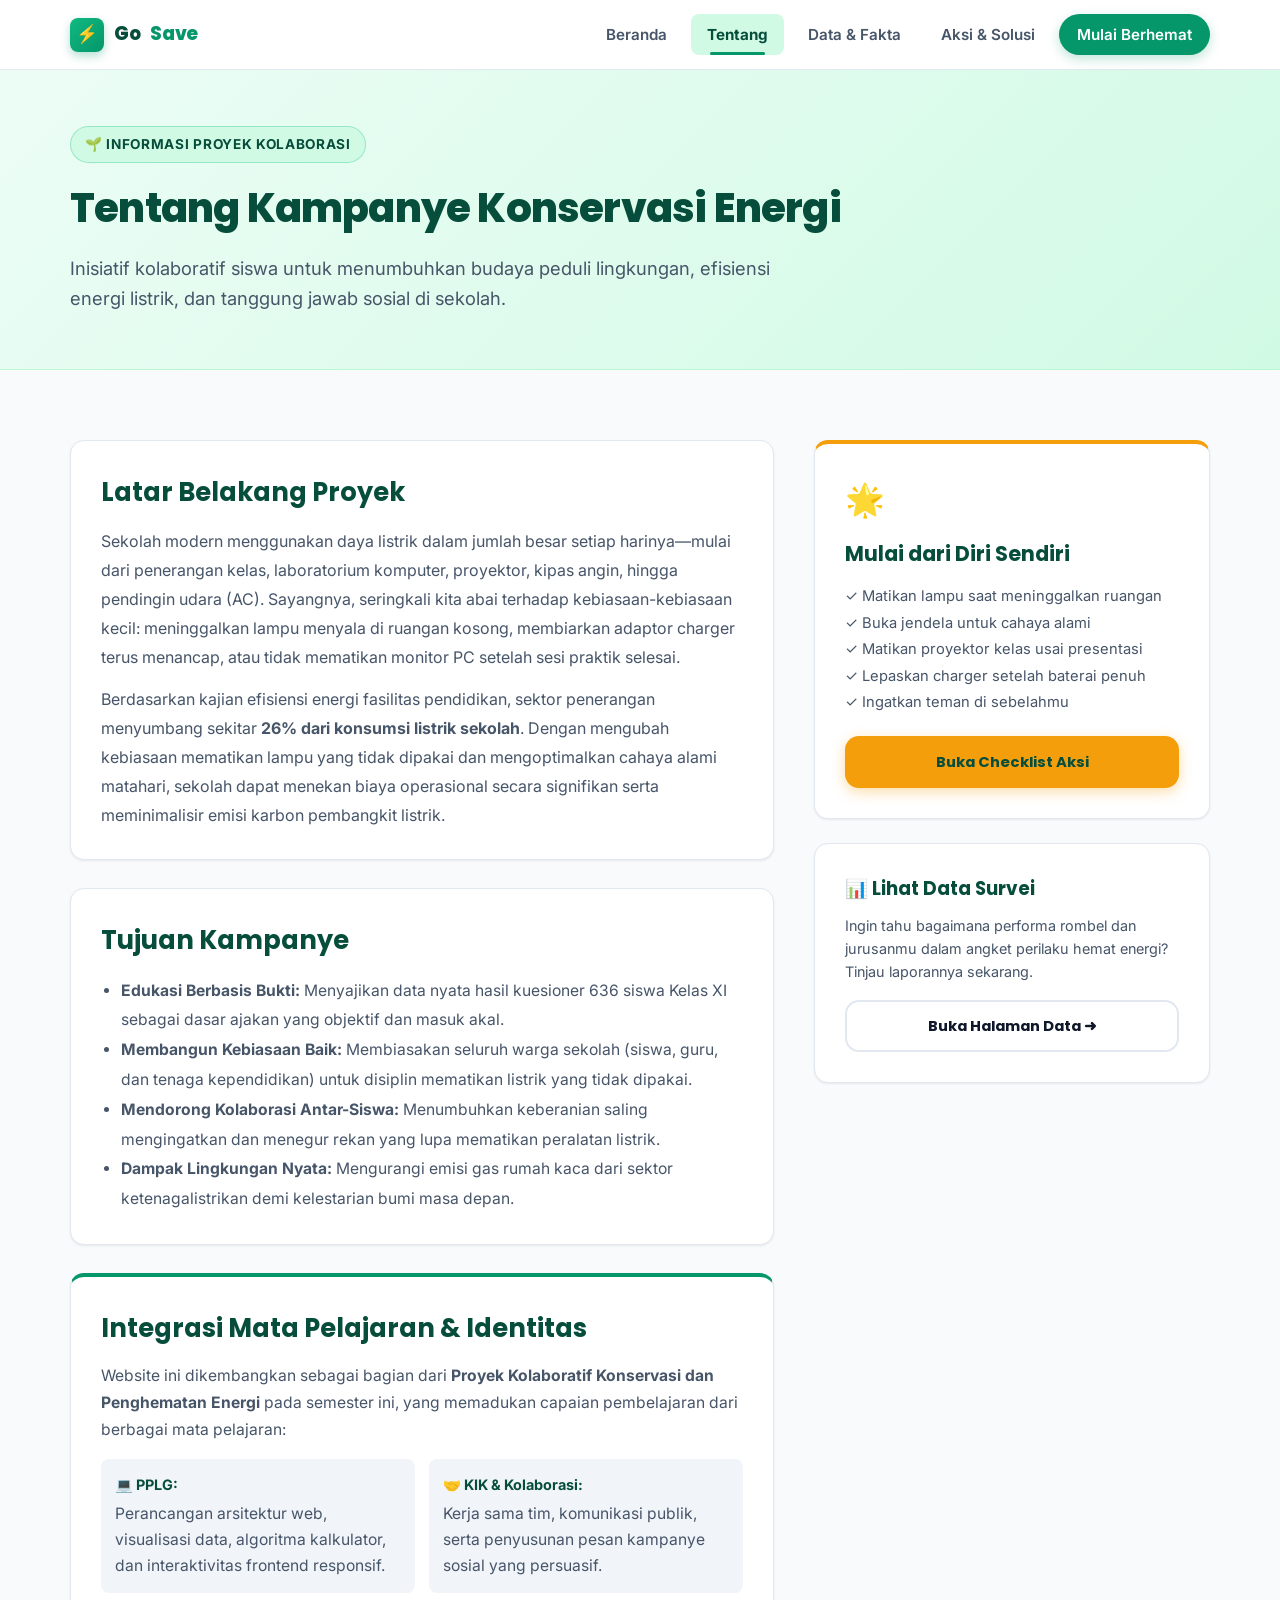
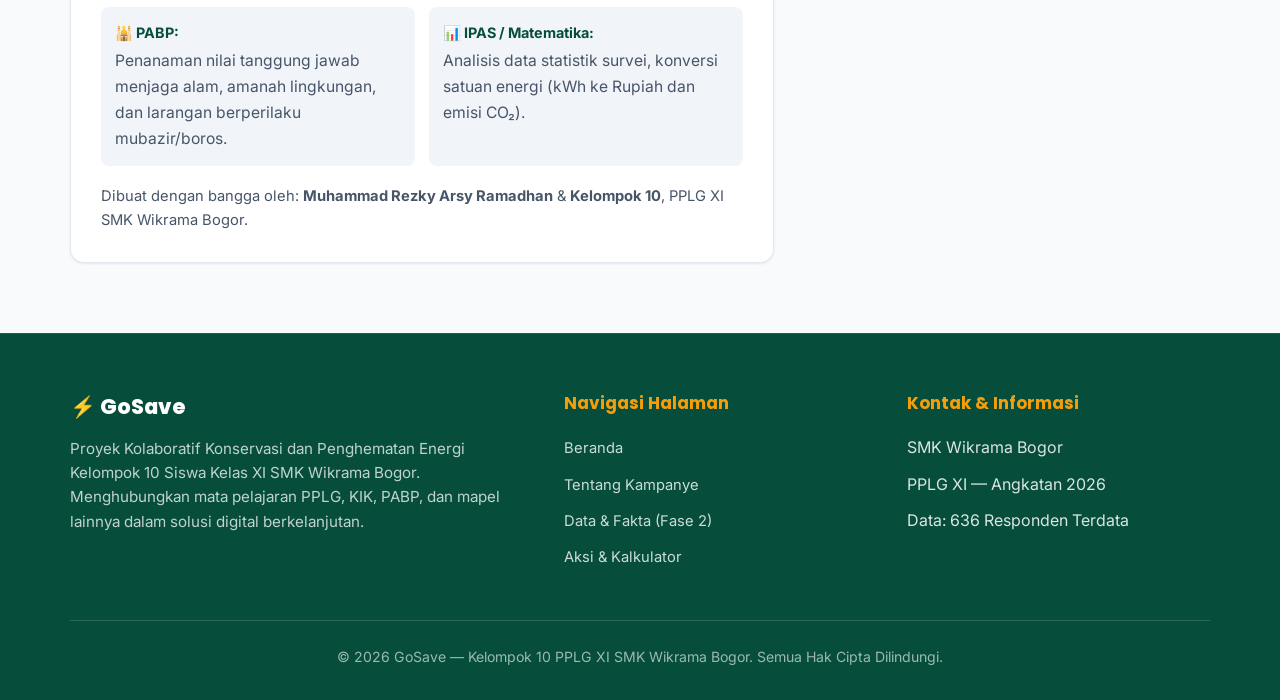
<file: tentang.html>
<!DOCTYPE html>
<html lang="id">
<head>
  <meta charset="UTF-8" />
  <meta name="viewport" content="width=device-width, initial-scale=1.0" />
  <title>Tentang GoSave | Kampanye Konservasi Energi</title>
  <link rel="stylesheet" href="css/style.css" />
  <link rel="preconnect" href="https://fonts.googleapis.com" />
  <link rel="preconnect" href="https://fonts.gstatic.com" crossorigin />
  <link href="https://fonts.googleapis.com/css2?family=Poppins:wght@600;700;800&family=Inter:wght@400;500;600;700&display=swap" rel="stylesheet" />
</head>
<body>
  <!-- Navbar -->
  <header class="navbar">
    <div class="container navbar-inner">
      <a href="index.html" class="logo">
        <span class="logo-badge">⚡</span>
        Go<span>Save</span>
      </a>

      <button class="menu-toggle" id="menuToggle" aria-label="Buka navigasi" aria-expanded="false">☰</button>

      <nav class="nav-menu" id="navMenu">
        <a href="index.html">Beranda</a>
        <a href="tentang.html" class="active">Tentang</a>
        <a href="data.html">Data & Fakta</a>
        <a href="aksi.html">Aksi & Solusi</a>
        <a href="aksi.html" class="nav-cta">Mulai Berhemat</a>
      </nav>
    </div>
  </header>

  <main>
    <!-- Page Header -->
    <section class="page-header">
      <div class="container">
        <span class="badge badge-green" style="margin-bottom: 12px;">🌱 Informasi Proyek Kolaborasi</span>
        <h1>Tentang Kampanye Konservasi Energi</h1>
        <p>
          Inisiatif kolaboratif siswa untuk menumbuhkan budaya peduli lingkungan, efisiensi energi listrik, dan tanggung jawab sosial di sekolah.
        </p>
      </div>
    </section>

    <!-- Main Content -->
    <section class="section">
      <div class="container" style="display: grid; grid-template-columns: 1.6fr 0.9fr; gap: 40px; align-items: start;">
        <article>
          <div class="card" style="margin-bottom: 28px;">
            <h2 style="font-family: var(--font-heading); color: var(--primary-dark); font-size: 1.6rem; margin-bottom: 14px;">
              Latar Belakang Proyek
            </h2>
            <p style="color: var(--text-muted); font-size: 1rem; line-height: 1.8; margin-bottom: 14px;">
              Sekolah modern menggunakan daya listrik dalam jumlah besar setiap harinya—mulai dari penerangan kelas, laboratorium komputer, proyektor, kipas angin, hingga pendingin udara (AC). Sayangnya, seringkali kita abai terhadap kebiasaan-kebiasaan kecil: meninggalkan lampu menyala di ruangan kosong, membiarkan adaptor charger terus menancap, atau tidak mematikan monitor PC setelah sesi praktik selesai.
            </p>
            <p style="color: var(--text-muted); font-size: 1rem; line-height: 1.8;">
              Berdasarkan kajian efisiensi energi fasilitas pendidikan, sektor penerangan menyumbang sekitar <strong>26% dari konsumsi listrik sekolah</strong>. Dengan mengubah kebiasaan mematikan lampu yang tidak dipakai dan mengoptimalkan cahaya alami matahari, sekolah dapat menekan biaya operasional secara signifikan serta meminimalisir emisi karbon pembangkit listrik.
            </p>
          </div>

          <div class="card" style="margin-bottom: 28px;">
            <h2 style="font-family: var(--font-heading); color: var(--primary-dark); font-size: 1.6rem; margin-bottom: 14px;">
              Tujuan Kampanye
            </h2>
            <ul style="padding-left: 20px; color: var(--text-muted); font-size: 0.98rem; line-height: 1.9;">
              <li><strong>Edukasi Berbasis Bukti:</strong> Menyajikan data nyata hasil kuesioner 636 siswa Kelas XI sebagai dasar ajakan yang objektif dan masuk akal.</li>
              <li><strong>Membangun Kebiasaan Baik:</strong> Membiasakan seluruh warga sekolah (siswa, guru, dan tenaga kependidikan) untuk disiplin mematikan listrik yang tidak dipakai.</li>
              <li><strong>Mendorong Kolaborasi Antar-Siswa:</strong> Menumbuhkan keberanian saling mengingatkan dan menegur rekan yang lupa mematikan peralatan listrik.</li>
              <li><strong>Dampak Lingkungan Nyata:</strong> Mengurangi emisi gas rumah kaca dari sektor ketenagalistrikan demi kelestarian bumi masa depan.</li>
            </ul>
          </div>

          <div class="card card-top-accent">
            <h2 style="font-family: var(--font-heading); color: var(--primary-dark); font-size: 1.6rem; margin-bottom: 14px;">
              Integrasi Mata Pelajaran & Identitas
            </h2>
            <p style="color: var(--text-muted); font-size: 0.98rem; line-height: 1.7; margin-bottom: 16px;">
              Website ini dikembangkan sebagai bagian dari <strong>Proyek Kolaboratif Konservasi dan Penghematan Energi</strong> pada semester ini, yang memadukan capaian pembelajaran dari berbagai mata pelajaran:
            </p>
            <div style="display: grid; grid-template-columns: 1fr 1fr; gap: 14px; font-size: 0.9rem;">
              <div style="background: var(--bg-surface); padding: 14px; border-radius: var(--radius-sm);">
                <strong style="color: var(--primary-dark);">💻 PPLG:</strong>
                <p style="color: var(--text-muted); margin-top: 4px;">Perancangan arsitektur web, visualisasi data, algoritma kalkulator, dan interaktivitas frontend responsif.</p>
              </div>
              <div style="background: var(--bg-surface); padding: 14px; border-radius: var(--radius-sm);">
                <strong style="color: var(--primary-dark);">🤝 KIK & Kolaborasi:</strong>
                <p style="color: var(--text-muted); margin-top: 4px;">Kerja sama tim, komunikasi publik, serta penyusunan pesan kampanye sosial yang persuasif.</p>
              </div>
              <div style="background: var(--bg-surface); padding: 14px; border-radius: var(--radius-sm);">
                <strong style="color: var(--primary-dark);">🕌 PABP:</strong>
                <p style="color: var(--text-muted); margin-top: 4px;">Penanaman nilai tanggung jawab menjaga alam, amanah lingkungan, dan larangan berperilaku mubazir/boros.</p>
              </div>
              <div style="background: var(--bg-surface); padding: 14px; border-radius: var(--radius-sm);">
                <strong style="color: var(--primary-dark);">📊 IPAS / Matematika:</strong>
                <p style="color: var(--text-muted); margin-top: 4px;">Analisis data statistik survei, konversi satuan energi (kWh ke Rupiah dan emisi CO₂).</p>
              </div>
            </div>
            <p style="margin-top: 18px; font-size: 0.92rem; color: var(--text-muted);">
              Dibuat dengan bangga oleh: <strong>Muhammad Rezky Arsy Ramadhan</strong> & <strong>Kelompok 10</strong>, PPLG XI SMK Wikrama Bogor.
            </p>
          </div>
        </article>

        <!-- Sidebar / Aside -->
        <aside>
          <div class="card card-top-accent accent-yellow" style="margin-bottom: 24px;">
            <div style="font-size: 2rem; margin-bottom: 10px;">🌟</div>
            <h3 style="margin-bottom: 12px;">Mulai dari Diri Sendiri</h3>
            <ul style="list-style: none; font-size: 0.92rem; color: var(--text-muted); line-height: 1.8;">
              <li>✓ Matikan lampu saat meninggalkan ruangan</li>
              <li>✓ Buka jendela untuk cahaya alami</li>
              <li>✓ Matikan proyektor kelas usai presentasi</li>
              <li>✓ Lepaskan charger setelah baterai penuh</li>
              <li>✓ Ingatkan teman di sebelahmu</li>
            </ul>
            <a href="aksi.html" class="btn btn-primary" style="width: 100%; margin-top: 20px; font-size: 0.92rem;">Buka Checklist Aksi</a>
          </div>

          <div class="card">
            <h3 style="font-size: 1.15rem; margin-bottom: 10px;">📊 Lihat Data Survei</h3>
            <p style="color: var(--text-muted); font-size: 0.9rem; line-height: 1.6; margin-bottom: 16px;">
              Ingin tahu bagaimana performa rombel dan jurusanmu dalam angket perilaku hemat energi? Tinjau laporannya sekarang.
            </p>
            <a href="data.html" class="btn btn-outline-dark" style="width: 100%; font-size: 0.92rem;">Buka Halaman Data ➜</a>
          </div>
        </aside>
      </div>
    </section>
  </main>

  <!-- Footer -->
  <footer class="footer">
    <div class="container">
      <div class="footer-grid">
        <div class="footer-brand">
          <h3>⚡ GoSave</h3>
          <p>
            Proyek Kolaboratif Konservasi dan Penghematan Energi Kelompok 10 Siswa Kelas XI SMK Wikrama Bogor.
            Menghubungkan mata pelajaran PPLG, KIK, PABP, dan mapel lainnya dalam solusi digital berkelanjutan.
          </p>
        </div>

        <div class="footer-links">
          <h4>Navigasi Halaman</h4>
          <ul>
            <li><a href="index.html">Beranda</a></li>
            <li><a href="tentang.html">Tentang Kampanye</a></li>
            <li><a href="data.html">Data & Fakta (Fase 2)</a></li>
            <li><a href="aksi.html">Aksi & Kalkulator</a></li>
          </ul>
        </div>

        <div class="footer-links">
          <h4>Kontak & Informasi</h4>
          <ul>
            <li><span style="opacity: 0.85;">SMK Wikrama Bogor</span></li>
            <li><span style="opacity: 0.85;">PPLG XI — Angkatan 2026</span></li>
            <li><span style="opacity: 0.85;">Data: 636 Responden Terdata</span></li>
          </ul>
        </div>
      </div>

      <div class="footer-bottom">
        <p>&copy; 2026 GoSave — Kelompok 10 PPLG XI SMK Wikrama Bogor. Semua Hak Cipta Dilindungi.</p>
      </div>
    </div>
  </footer>

  <script src="js/script.js"></script>
</body>
</html>
</file>
<file: css/style.css>
/* ==========================================================================
   KELAS HEMAT ENERGI - STYLE SYSTEM (FASE 2)
   Modern, Responsive & Accessible UI
   ========================================================================== */

:root {
  --primary: #059669;
  --primary-hover: #047857;
  --primary-dark: #064e3b;
  --primary-light: #d1fae5;
  --primary-ultra-light: #ecfdf5;

  --accent: #f59e0b;
  --accent-hover: #d97706;
  --accent-light: #fef3c7;

  --sangat-baik: #10b981;
  --baik: #3b82f6;
  --cukup: #f59e0b;
  --kurang: #ef4444;

  --bg-page: #f8fafc;
  --bg-card: #ffffff;
  --bg-surface: #f1f5f9;

  --text-main: #0f172a;
  --text-muted: #475569;
  --text-light: #94a3b8;
  --text-white: #ffffff;

  --border: #e2e8f0;
  --border-focus: #10b981;

  --radius-sm: 8px;
  --radius-md: 14px;
  --radius-lg: 20px;
  --radius-full: 9999px;

  --shadow-sm: 0 1px 3px rgba(0, 0, 0, 0.05), 0 1px 2px rgba(0, 0, 0, 0.03);
  --shadow-md: 0 4px 12px -2px rgba(0, 0, 0, 0.08), 0 2px 6px -2px rgba(0, 0, 0, 0.04);
  --shadow-lg: 0 12px 28px -4px rgba(0, 0, 0, 0.12), 0 4px 12px -2px rgba(0, 0, 0, 0.05);
  --shadow-glow: 0 0 25px rgba(16, 185, 129, 0.25);

  --font-heading: 'Poppins', -apple-system, BlinkMacSystemFont, 'Segoe UI', Roboto, sans-serif;
  --font-body: 'Inter', -apple-system, BlinkMacSystemFont, 'Segoe UI', Roboto, sans-serif;
  --transition: all 0.25s cubic-bezier(0.16, 1, 0.3, 1);
}

/* Base Reset */
*, *::before, *::after {
  box-sizing: border-box;
  margin: 0;
  padding: 0;
}

html {
  scroll-behavior: smooth;
}

body {
  font-family: var(--font-body);
  color: var(--text-main);
  background-color: var(--bg-page);
  line-height: 1.65;
  -webkit-font-smoothing: antialiased;
  min-height: 100vh;
  display: flex;
  flex-direction: column;
}

main {
  flex: 1;
}

img, svg {
  max-width: 100%;
  display: block;
}

a {
  color: inherit;
  text-decoration: none;
}

/* Layout Utilities */
.container {
  width: min(1140px, 92%);
  margin: 0 auto;
}

.text-center { text-align: center; }
.text-right { text-align: right; }
.text-muted { color: var(--text-muted); }
.font-bold { font-weight: 700; }

/* Navbar */
.navbar {
  position: sticky;
  top: 0;
  background: rgba(255, 255, 255, 0.94);
  backdrop-filter: blur(12px);
  -webkit-backdrop-filter: blur(12px);
  border-bottom: 1px solid var(--border);
  z-index: 1000;
  transition: var(--transition);
}

.navbar-inner {
  display: flex;
  align-items: center;
  justify-content: space-between;
  padding: 14px 0;
}

.logo {
  display: flex;
  align-items: center;
  gap: 10px;
  font-family: var(--font-heading);
  font-weight: 800;
  font-size: 1.15rem;
  color: var(--primary-dark);
  letter-spacing: -0.02em;
}

.logo-badge {
  display: inline-flex;
  align-items: center;
  justify-content: center;
  width: 34px;
  height: 34px;
  background: linear-gradient(135deg, #10b981, #059669);
  color: #fff;
  border-radius: var(--radius-sm);
  font-size: 1.1rem;
  box-shadow: 0 4px 10px rgba(5, 150, 105, 0.3);
}

.logo span {
  color: var(--primary);
}

.nav-menu {
  display: flex;
  align-items: center;
  gap: 8px;
}

.nav-menu a {
  font-weight: 600;
  font-size: 0.95rem;
  color: var(--text-muted);
  padding: 8px 16px;
  border-radius: var(--radius-sm);
  transition: var(--transition);
  position: relative;
}

.nav-menu a:hover {
  color: var(--primary-dark);
  background: var(--primary-ultra-light);
}

.nav-menu a.active {
  color: var(--primary-dark);
  background: var(--primary-light);
  font-weight: 700;
}

.nav-menu a.active::after {
  content: '';
  position: absolute;
  bottom: 0px;
  left: 20%;
  right: 20%;
  height: 3px;
  background: var(--primary);
  border-radius: var(--radius-full);
}

.nav-cta {
  background: var(--primary) !important;
  color: #fff !important;
  padding: 8px 18px !important;
  border-radius: var(--radius-full) !important;
  box-shadow: 0 4px 12px rgba(5, 150, 105, 0.25);
}

.nav-cta:hover {
  background: var(--primary-hover) !important;
  transform: translateY(-1px);
}

.menu-toggle {
  display: none;
  background: transparent;
  border: none;
  font-size: 1.6rem;
  color: var(--text-main);
  cursor: pointer;
  padding: 4px;
  border-radius: var(--radius-sm);
}

/* Buttons & Badges */
.btn {
  display: inline-flex;
  align-items: center;
  justify-content: center;
  gap: 8px;
  padding: 12px 24px;
  border-radius: var(--radius-md);
  font-family: var(--font-heading);
  font-weight: 700;
  font-size: 0.98rem;
  cursor: pointer;
  transition: var(--transition);
  border: 2px solid transparent;
}

.btn:active {
  transform: scale(0.98);
}

.btn-primary {
  background: var(--accent);
  color: var(--primary-dark);
  box-shadow: 0 4px 14px rgba(245, 158, 11, 0.35);
}

.btn-primary:hover {
  background: var(--accent-hover);
  color: #fff;
  transform: translateY(-2px);
  box-shadow: 0 6px 20px rgba(245, 158, 11, 0.45);
}

.btn-secondary {
  background: var(--primary);
  color: #fff;
  box-shadow: 0 4px 14px rgba(5, 150, 105, 0.35);
}

.btn-secondary:hover {
  background: var(--primary-hover);
  transform: translateY(-2px);
}

.btn-outline {
  border-color: rgba(255, 255, 255, 0.85);
  color: #fff;
  background: rgba(255, 255, 255, 0.1);
  backdrop-filter: blur(4px);
}

.btn-outline:hover {
  background: #fff;
  color: var(--primary-dark);
  transform: translateY(-2px);
}

.btn-outline-dark {
  border-color: var(--border);
  color: var(--text-main);
  background: var(--bg-card);
}

.btn-outline-dark:hover {
  border-color: var(--primary);
  color: var(--primary);
  background: var(--primary-ultra-light);
}

.badge {
  display: inline-flex;
  align-items: center;
  gap: 6px;
  padding: 6px 14px;
  border-radius: var(--radius-full);
  font-size: 0.85rem;
  font-weight: 700;
  text-transform: uppercase;
  letter-spacing: 0.05em;
}

.badge-yellow {
  background: var(--accent-light);
  color: #92400e;
  border: 1px solid rgba(245, 158, 11, 0.3);
}

.badge-green {
  background: var(--primary-light);
  color: var(--primary-dark);
  border: 1px solid rgba(16, 185, 129, 0.3);
}

.badge-blue {
  background: #dbeafe;
  color: #1e40af;
}

.badge-red {
  background: #fee2e2;
  color: #991b1b;
}

/* Hero Section */
.hero {
  position: relative;
  background: linear-gradient(135deg, #064e3b 0%, #047857 60%, #059669 100%);
  color: var(--text-white);
  padding: 80px 0 90px;
  overflow: hidden;
}

.hero::before {
  content: '';
  position: absolute;
  top: -20%;
  right: -10%;
  width: 500px;
  height: 500px;
  background: radial-gradient(circle, rgba(254, 240, 138, 0.15) 0%, rgba(254, 240, 138, 0) 70%);
  border-radius: 50%;
  pointer-events: none;
}

.hero-inner {
  display: grid;
  grid-template-columns: 1.15fr 0.85fr;
  gap: 48px;
  align-items: center;
  position: relative;
  z-index: 2;
}

.hero h1 {
  font-family: var(--font-heading);
  font-size: clamp(2.2rem, 4.2vw, 3.4rem);
  font-weight: 800;
  line-height: 1.18;
  letter-spacing: -0.03em;
  margin: 16px 0 20px;
}

.hero h1 span {
  color: var(--accent);
  text-shadow: 0 0 25px rgba(245, 158, 11, 0.35);
}

.hero p {
  font-size: 1.1rem;
  color: rgba(255, 255, 255, 0.9);
  line-height: 1.7;
  margin-bottom: 28px;
}

.hero-buttons {
  display: flex;
  gap: 14px;
  flex-wrap: wrap;
}

.hero-image {
  position: relative;
  border-radius: var(--radius-lg);
  overflow: hidden;
  box-shadow: var(--shadow-lg);
  border: 3px solid rgba(255, 255, 255, 0.2);
  background: rgba(255, 255, 255, 0.05);
  backdrop-filter: blur(8px);
  transition: var(--transition);
}

.hero-image:hover {
  transform: translateY(-4px);
  box-shadow: 0 20px 40px rgba(0, 0, 0, 0.3);
}

.hero-image img, .hero-image svg {
  width: 100%;
  height: auto;
  object-fit: cover;
}

/* Quick Stats Bar */
.quick-stats-bar {
  background: var(--bg-card);
  margin-top: -35px;
  position: relative;
  z-index: 10;
  border-radius: var(--radius-md);
  box-shadow: var(--shadow-md);
  border: 1px solid var(--border);
  padding: 24px;
}

.quick-stats-grid {
  display: grid;
  grid-template-columns: repeat(4, 1fr);
  gap: 20px;
  divide-x: 1px solid var(--border);
}

.quick-stat-item {
  display: flex;
  align-items: center;
  gap: 16px;
  padding: 0 16px;
}

.quick-stat-icon {
  width: 48px;
  height: 48px;
  border-radius: var(--radius-sm);
  display: flex;
  align-items: center;
  justify-content: center;
  font-size: 1.5rem;
  background: var(--primary-ultra-light);
  color: var(--primary);
  flex-shrink: 0;
}

.quick-stat-data .val {
  font-family: var(--font-heading);
  font-size: 1.5rem;
  font-weight: 800;
  color: var(--text-main);
  line-height: 1.2;
}

.quick-stat-data .lbl {
  font-size: 0.85rem;
  color: var(--text-muted);
  font-weight: 500;
}

/* Standard Section */
.section {
  padding: 70px 0;
}

.section-alt {
  background-color: var(--bg-surface);
}

.section-header {
  text-align: center;
  max-width: 680px;
  margin: 0 auto 48px;
}

.section-header h2 {
  font-family: var(--font-heading);
  font-size: 2.2rem;
  font-weight: 800;
  color: var(--primary-dark);
  margin: 12px 0 14px;
  letter-spacing: -0.02em;
}

.section-header p {
  color: var(--text-muted);
  font-size: 1.05rem;
}

/* Cards & Grids */
.cards-grid {
  display: grid;
  grid-template-columns: repeat(3, 1fr);
  gap: 24px;
}

.card {
  background: var(--bg-card);
  border-radius: var(--radius-md);
  padding: 30px;
  border: 1px solid var(--border);
  box-shadow: var(--shadow-sm);
  transition: var(--transition);
  position: relative;
  display: flex;
  flex-direction: column;
}

.card:hover {
  transform: translateY(-4px);
  box-shadow: var(--shadow-lg);
  border-color: rgba(16, 185, 129, 0.4);
}

.card-top-accent {
  border-top: 4px solid var(--primary);
}

.card-top-accent.accent-yellow { border-top-color: var(--accent); }
.card-top-accent.accent-blue { border-top-color: var(--baik); }

.card-icon {
  width: 52px;
  height: 52px;
  border-radius: var(--radius-sm);
  background: var(--primary-ultra-light);
  color: var(--primary);
  display: flex;
  align-items: center;
  justify-content: center;
  font-size: 1.7rem;
  margin-bottom: 20px;
}

.card h3 {
  font-family: var(--font-heading);
  font-size: 1.3rem;
  color: var(--primary-dark);
  margin-bottom: 12px;
  font-weight: 700;
}

.card p {
  color: var(--text-muted);
  font-size: 0.98rem;
  line-height: 1.65;
}

/* Page Header (Subpages) */
.page-header {
  background: linear-gradient(135deg, #ecfdf5 0%, #d1fae5 100%);
  border-bottom: 1px solid #bbf7d0;
  padding: 56px 0;
  position: relative;
}

.page-header h1 {
  font-family: var(--font-heading);
  font-size: 2.5rem;
  color: var(--primary-dark);
  font-weight: 800;
  letter-spacing: -0.02em;
  margin-bottom: 12px;
}

.page-header p {
  font-size: 1.15rem;
  color: var(--text-muted);
  max-width: 720px;
}

/* Tabs Component */
.tabs-nav {
  display: flex;
  gap: 10px;
  border-bottom: 2px solid var(--border);
  margin-bottom: 32px;
  overflow-x: auto;
  padding-bottom: 2px;
  scrollbar-width: thin;
}

.tab-btn {
  display: inline-flex;
  align-items: center;
  gap: 8px;
  padding: 12px 20px;
  background: transparent;
  border: none;
  font-family: var(--font-heading);
  font-size: 0.95rem;
  font-weight: 600;
  color: var(--text-muted);
  cursor: pointer;
  border-radius: var(--radius-sm) var(--radius-sm) 0 0;
  position: relative;
  white-space: nowrap;
  transition: var(--transition);
}

.tab-btn:hover {
  color: var(--primary-dark);
  background: var(--primary-ultra-light);
}

.tab-btn.active {
  color: var(--primary);
  font-weight: 700;
}

.tab-btn.active::after {
  content: '';
  position: absolute;
  bottom: -2px;
  left: 0;
  right: 0;
  height: 3px;
  background: var(--primary);
  border-radius: var(--radius-full);
}

.tab-pane {
  display: none;
  animation: fadeIn 0.3s ease;
}

.tab-pane.active {
  display: block;
}

@keyframes fadeIn {
  from { opacity: 0; transform: translateY(6px); }
  to { opacity: 1; transform: translateY(0); }
}

/* Likert Distribution Bar */
.likert-bar-container {
  margin-top: 14px;
}

.likert-bar {
  display: flex;
  height: 18px;
  border-radius: var(--radius-full);
  overflow: hidden;
  background: #e2e8f0;
  box-shadow: inset 0 1px 2px rgba(0,0,0,0.1);
}

.likert-segment {
  height: 100%;
  transition: width 0.5s ease;
  position: relative;
}

.seg-1 { background-color: var(--kurang); }
.seg-2 { background-color: var(--cukup); }
.seg-3 { background-color: var(--baik); }
.seg-4 { background-color: var(--sangat-baik); }

.likert-legend {
  display: flex;
  gap: 16px;
  flex-wrap: wrap;
  margin-top: 10px;
  font-size: 0.8rem;
  color: var(--text-muted);
}

.likert-legend-item {
  display: flex;
  align-items: center;
  gap: 6px;
}

.legend-dot {
  width: 10px;
  height: 10px;
  border-radius: 50%;
  display: inline-block;
}

/* Butir Card */
.butir-card {
  background: var(--bg-card);
  border-radius: var(--radius-md);
  padding: 24px;
  border: 1px solid var(--border);
  box-shadow: var(--shadow-sm);
  margin-bottom: 20px;
  transition: var(--transition);
}

.butir-card:hover {
  border-color: rgba(5, 150, 105, 0.4);
  box-shadow: var(--shadow-md);
}

.butir-card-header {
  display: flex;
  justify-content: space-between;
  align-items: flex-start;
  gap: 16px;
  margin-bottom: 12px;
}

.butir-code {
  font-family: var(--font-heading);
  font-weight: 800;
  font-size: 0.9rem;
  padding: 4px 10px;
  background: var(--primary-ultra-light);
  color: var(--primary-dark);
  border-radius: var(--radius-sm);
  border: 1px solid var(--primary-light);
}

.butir-title {
  font-weight: 700;
  font-size: 1.1rem;
  color: var(--text-main);
  flex: 1;
}

.butir-score {
  text-align: right;
  flex-shrink: 0;
}

.butir-score .score-num {
  font-family: var(--font-heading);
  font-size: 1.45rem;
  font-weight: 800;
  color: var(--primary-dark);
  line-height: 1;
}

.butir-score .score-cat {
  font-size: 0.75rem;
  font-weight: 700;
  text-transform: uppercase;
}

.butir-question {
  color: var(--text-muted);
  font-size: 0.95rem;
  font-style: italic;
  margin-bottom: 14px;
  padding-left: 12px;
  border-left: 3px solid var(--primary-light);
}

/* Data Table */
.table-wrapper {
  background: var(--bg-card);
  border-radius: var(--radius-md);
  border: 1px solid var(--border);
  overflow-x: auto;
  box-shadow: var(--shadow-sm);
}

.data-table {
  width: 100%;
  border-collapse: collapse;
  text-align: left;
  font-size: 0.92rem;
}

.data-table th {
  background: var(--bg-surface);
  color: var(--text-main);
  font-weight: 700;
  padding: 14px 16px;
  border-bottom: 2px solid var(--border);
  white-space: nowrap;
}

.data-table td {
  padding: 14px 16px;
  border-bottom: 1px solid var(--border);
  color: var(--text-muted);
  vertical-align: middle;
}

.data-table tr:hover td {
  background-color: var(--primary-ultra-light);
}

.data-table tr:last-child td {
  border-bottom: none;
}

/* Search Box & Controls */
.controls-bar {
  display: flex;
  justify-content: space-between;
  align-items: center;
  gap: 16px;
  margin-bottom: 20px;
  flex-wrap: wrap;
}

.search-box {
  position: relative;
  flex: 1;
  max-width: 380px;
}

.search-box input {
  width: 100%;
  padding: 10px 16px 10px 38px;
  border: 1px solid var(--border);
  border-radius: var(--radius-sm);
  font-family: var(--font-body);
  font-size: 0.92rem;
  outline: none;
  transition: var(--transition);
}

.search-box input:focus {
  border-color: var(--primary);
  box-shadow: 0 0 0 3px rgba(16, 185, 129, 0.15);
}

.search-icon {
  position: absolute;
  left: 12px;
  top: 50%;
  transform: translateY(-50%);
  color: var(--text-light);
  font-size: 1rem;
}

.select-box select {
  padding: 10px 16px;
  border: 1px solid var(--border);
  border-radius: var(--radius-sm);
  background: var(--bg-card);
  font-family: var(--font-body);
  font-size: 0.92rem;
  color: var(--text-main);
  outline: none;
}

/* Insight Callout */
.insight-callout {
  background: linear-gradient(135deg, #f0fdf4 0%, #dcfce7 100%);
  border-left: 5px solid var(--primary);
  padding: 20px 24px;
  border-radius: 0 var(--radius-sm) var(--radius-sm) 0;
  margin-bottom: 24px;
  color: var(--primary-dark);
}

.insight-callout h4 {
  font-family: var(--font-heading);
  font-size: 1.1rem;
  margin-bottom: 6px;
  display: flex;
  align-items: center;
  gap: 8px;
}

.insight-callout p {
  color: var(--text-muted);
  font-size: 0.95rem;
}

/* Calculator & Action Cards */
.calc-card {
  background: var(--bg-card);
  border-radius: var(--radius-md);
  padding: 32px;
  border: 1px solid var(--border);
  box-shadow: var(--shadow-md);
}

.calc-grid {
  display: grid;
  grid-template-columns: 1fr 1fr;
  gap: 32px;
  align-items: center;
}

.calc-input-group {
  margin-bottom: 20px;
}

.calc-input-group label {
  display: block;
  font-weight: 600;
  font-size: 0.95rem;
  margin-bottom: 8px;
  color: var(--text-main);
}

.calc-input-group input[type="range"] {
  width: 100%;
  accent-color: var(--primary);
}

.calc-range-val {
  display: flex;
  justify-content: space-between;
  font-size: 0.85rem;
  color: var(--text-muted);
  margin-top: 4px;
}

.calc-result-box {
  background: linear-gradient(135deg, #064e3b, #047857);
  color: #fff;
  padding: 28px;
  border-radius: var(--radius-md);
  text-align: center;
}

.calc-result-box .big-val {
  font-family: var(--font-heading);
  font-size: 2.8rem;
  font-weight: 800;
  color: var(--accent);
  line-height: 1.1;
  margin: 12px 0 6px;
}

/* Checklist Items */
.checklist-item {
  display: flex;
  align-items: flex-start;
  gap: 16px;
  padding: 16px;
  background: var(--bg-card);
  border: 1px solid var(--border);
  border-radius: var(--radius-sm);
  margin-bottom: 12px;
  transition: var(--transition);
  cursor: pointer;
}

.checklist-item:hover {
  background: var(--primary-ultra-light);
  border-color: rgba(16, 185, 129, 0.4);
}

.checklist-item.checked {
  background: #f0fdf4;
  border-color: var(--primary);
}

.checklist-item input[type="checkbox"] {
  width: 22px;
  height: 22px;
  accent-color: var(--primary);
  margin-top: 3px;
  cursor: pointer;
}

.checklist-text h4 {
  font-size: 1rem;
  font-weight: 700;
  margin-bottom: 4px;
  color: var(--text-main);
}

.checklist-item.checked .checklist-text h4 {
  text-decoration: line-through;
  color: var(--text-muted);
}

.checklist-text p {
  font-size: 0.88rem;
  color: var(--text-muted);
}

/* Footer */
.footer {
  background: var(--primary-dark);
  color: #fff;
  padding: 56px 0 32px;
  margin-top: auto;
  border-top: 1px solid rgba(255, 255, 255, 0.1);
}

.footer-grid {
  display: grid;
  grid-template-columns: 1.5fr 1fr 1fr;
  gap: 40px;
  margin-bottom: 40px;
}

.footer-brand h3 {
  font-family: var(--font-heading);
  font-size: 1.3rem;
  font-weight: 800;
  color: #fff;
  margin-bottom: 12px;
  display: flex;
  align-items: center;
  gap: 8px;
}

.footer-brand p {
  color: rgba(255, 255, 255, 0.75);
  font-size: 0.95rem;
  line-height: 1.6;
}

.footer-links h4 {
  font-family: var(--font-heading);
  font-size: 1.05rem;
  margin-bottom: 16px;
  color: var(--accent);
}

.footer-links ul {
  list-style: none;
}

.footer-links li {
  margin-bottom: 10px;
}

.footer-links a {
  color: rgba(255, 255, 255, 0.8);
  font-size: 0.92rem;
  transition: var(--transition);
}

.footer-links a:hover {
  color: #fff;
  padding-left: 4px;
}

.footer-bottom {
  border-top: 1px solid rgba(255, 255, 255, 0.15);
  padding-top: 24px;
  text-align: center;
  font-size: 0.88rem;
  color: rgba(255, 255, 255, 0.6);
}

/* Responsive Breakpoints */
@media (max-width: 992px) {
  .hero-inner {
    grid-template-columns: 1fr;
    text-align: center;
    gap: 36px;
  }
  .hero-buttons {
    justify-content: center;
  }
  .quick-stats-grid {
    grid-template-columns: repeat(2, 1fr);
  }
  .cards-grid {
    grid-template-columns: repeat(2, 1fr);
  }
  .calc-grid {
    grid-template-columns: 1fr;
  }
  .footer-grid {
    grid-template-columns: 1fr;
    gap: 28px;
  }
}

@media (max-width: 768px) {
  .menu-toggle {
    display: block;
  }
  .nav-menu {
    display: none;
    position: absolute;
    top: 100%;
    left: 0;
    right: 0;
    background: var(--bg-card);
    flex-direction: column;
    padding: 20px;
    border-bottom: 1px solid var(--border);
    box-shadow: var(--shadow-lg);
    gap: 6px;
  }
  .nav-menu.show {
    display: flex;
  }
  .nav-menu a {
    width: 100%;
    text-align: left;
    padding: 12px 16px;
  }
  .nav-cta {
    text-align: center !important;
  }
  .quick-stats-grid {
    grid-template-columns: 1fr;
  }
  .cards-grid {
    grid-template-columns: 1fr;
  }
  .section {
    padding: 50px 0;
  }
  .page-header {
    padding: 40px 0;
  }
}
</file>
